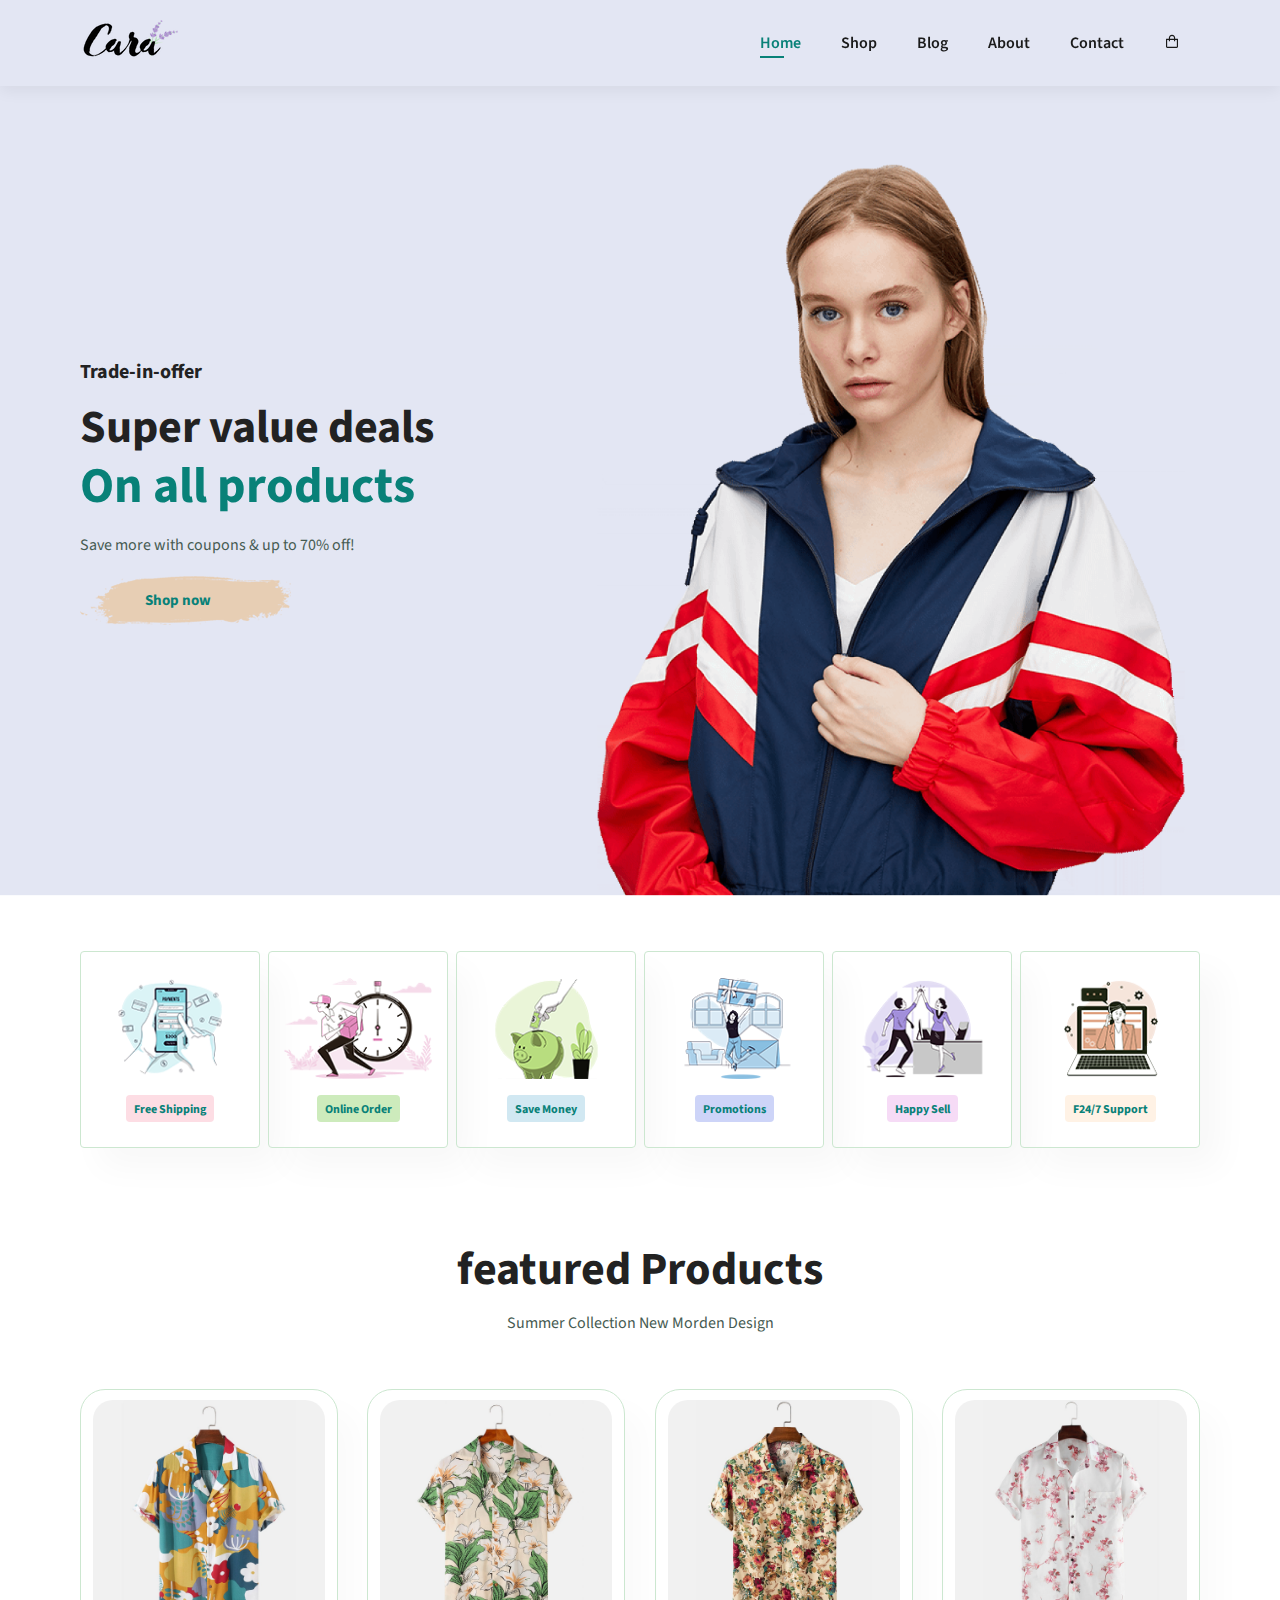
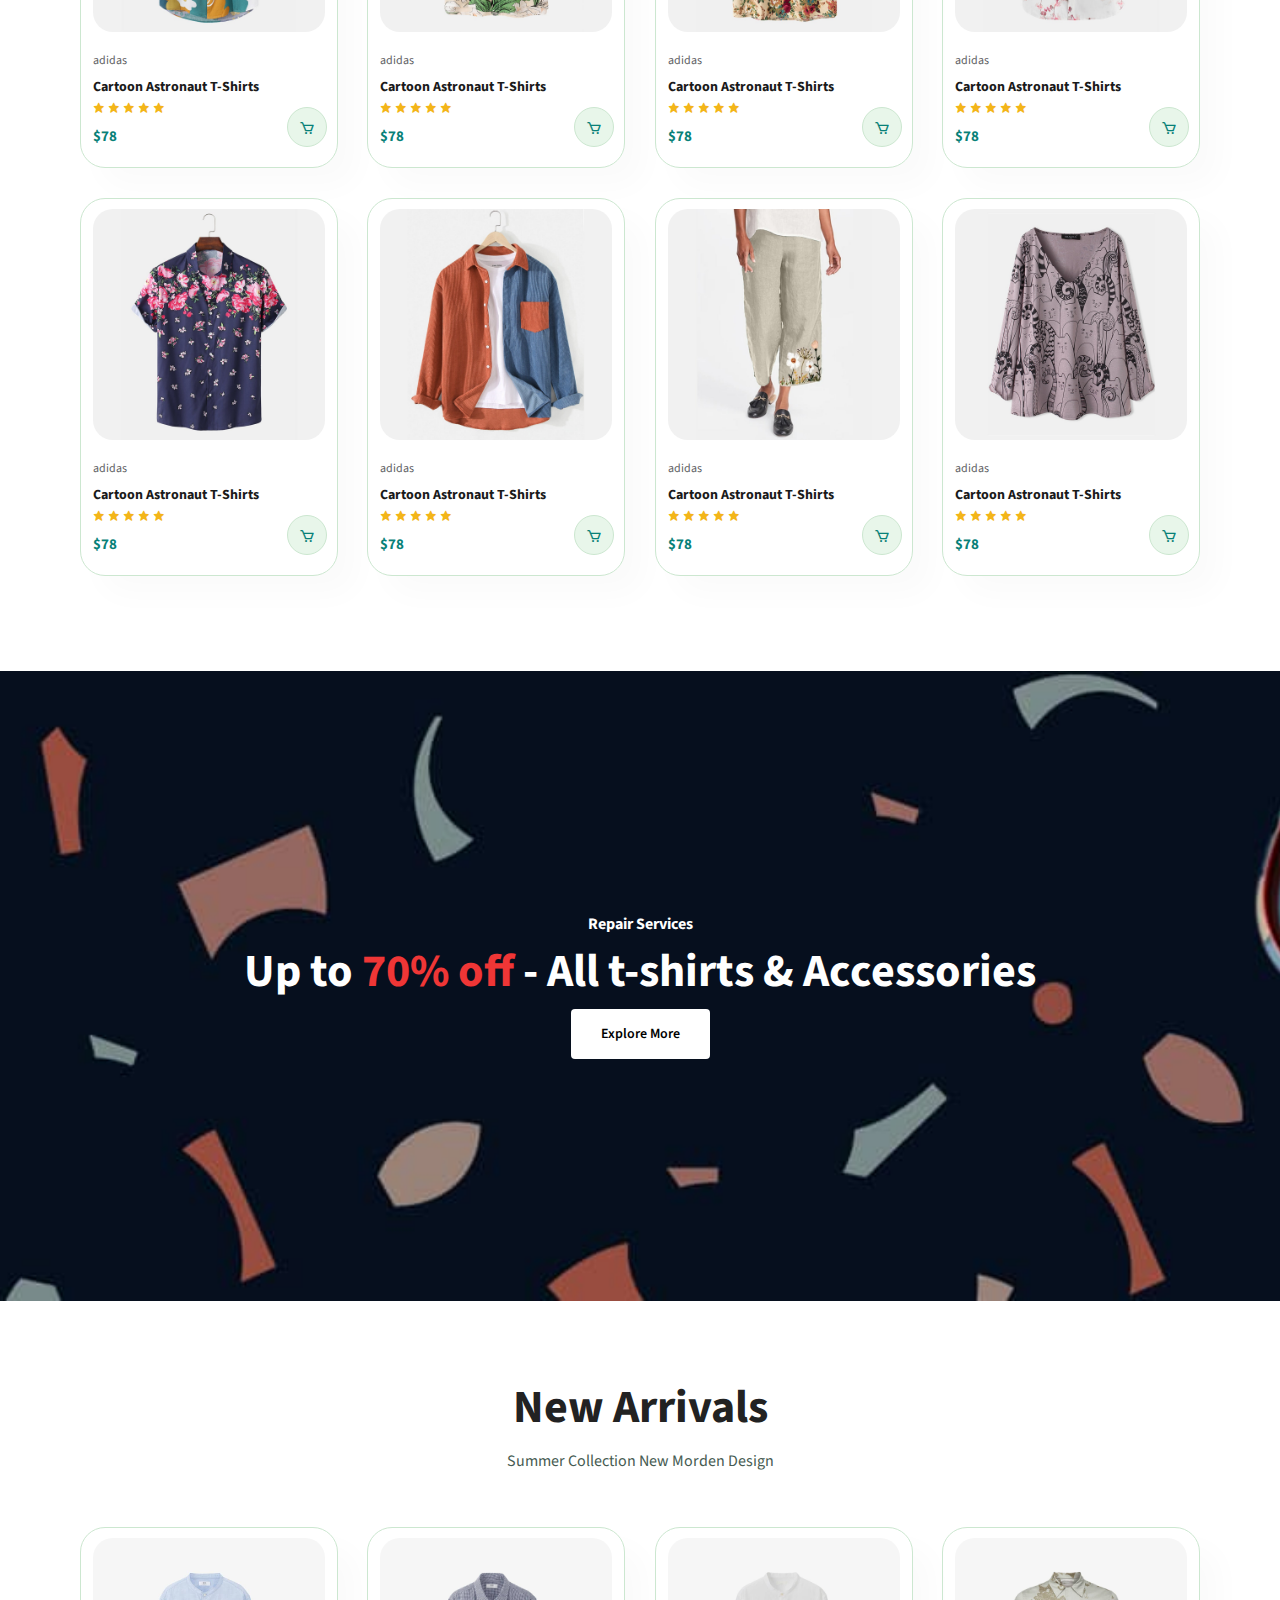
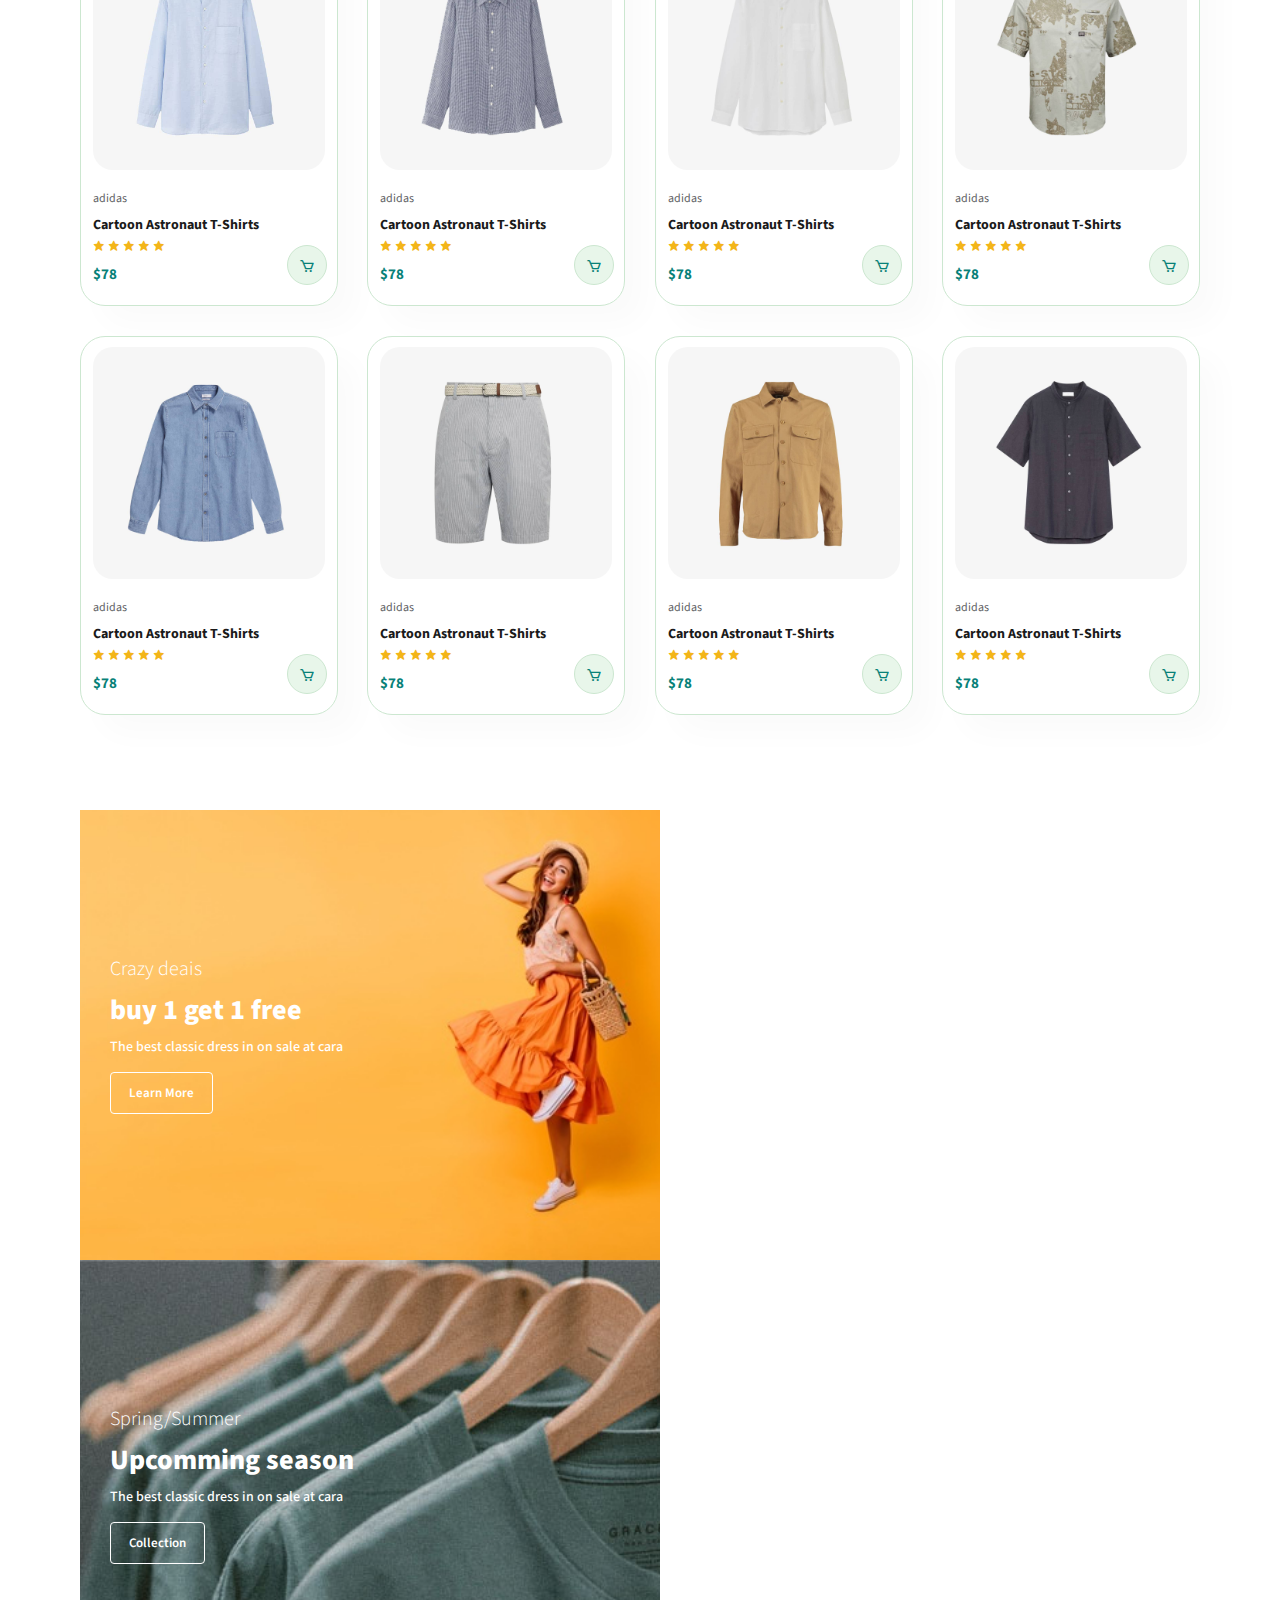
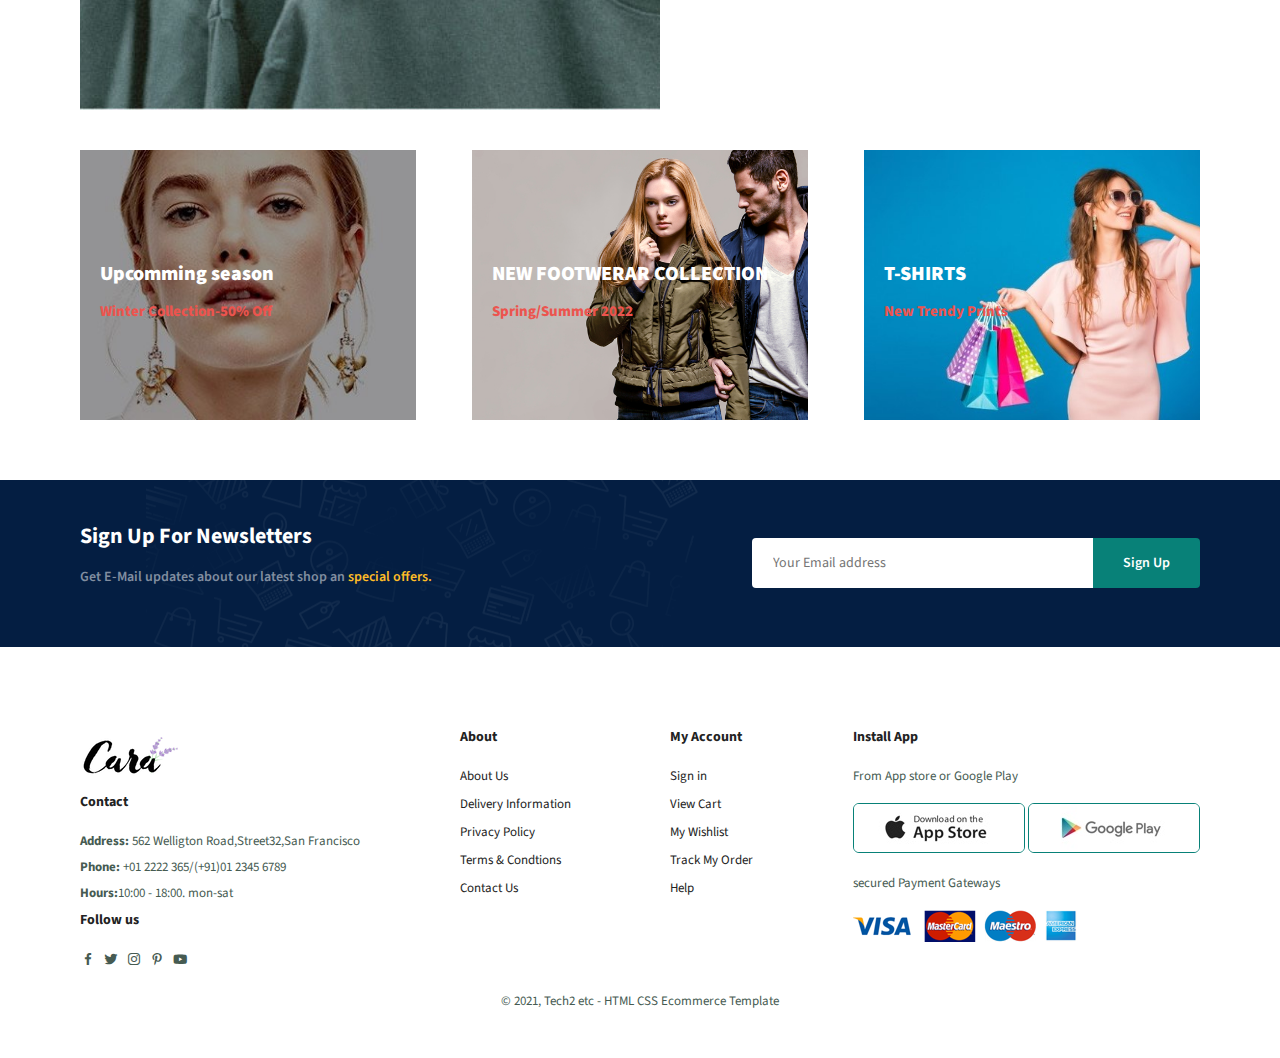
<file: index.html>
<!DOCTYPE html>
<html lang="en">
<head>
    <meta charset="UTF-8">
    <meta http-equiv="X-UA-Compatible" content="IE=edge">
    <meta name="viewport" content="width=device-width, initial-scale=1.0">
    <title>Ecommerce</title>
    <link rel="stylesheet" href="./css/style.css">
    <link rel="preconnect" href="https://fonts.googleapis.com">
    <link rel="preconnect" href="https://fonts.gstatic.com" crossorigin>
    <link href="https://fonts.googleapis.com/css2?family=Source+Sans+Pro:wght@200;300;400;600;700;900&display=swap" rel="stylesheet">
    <link href='https://unpkg.com/boxicons@2.1.2/css/boxicons.min.css' rel='stylesheet'>
</head>
<body>

    <section id="header">
        <a href="#">
            <img src="./assets/logo.png" class="logo" alt="">
        </a>
        <div>
            <ul id="navbar">
                <li><a class="active" href="index.html">Home</a></li>
                <li><a href="shop.html">Shop</a></li>
                <li><a href="blog.html">Blog</a></li>
                <li><a href="about.html">About</a></li>
                <li><a href="contact.html">Contact</a></li>
                <li id="lg-bag"><a href="card.html"><i class='bx bx-shopping-bag'></i></a></li>
                <a href="#" id="close"><i class='bx bx-x'></i></a>
            </ul>
        </div>
        <div id="mobile">
            <a href="card.html"><i class='bx bx-shopping-bag'></i></a>
            <i id="bar" class='bx bx-list-ol'></i>
        </div>
    </section>

    <section id="hero">
        <h4>Trade-in-offer</h4>
        <h2>Super value deals</h2>
        <h1>On all products</h1>
        <p>Save more with coupons & up to 70% off!</p>
        <button>Shop now</button>
    </section>

    <section id="feature" class="section-p1">
        <div class="fe-box ">
            <img src="./assets/features/f1.png" alt="">
            <h6>Free Shipping</h6>
        </div>
        <div class="fe-box ">
            <img src="./assets/features/f2.png" alt="">
            <h6>Online Order </h6>
        </div>
        <div class="fe-box ">
            <img src="./assets/features/f3.png" alt="">
            <h6>Save Money</h6>
        </div>
        <div class="fe-box ">
            <img src="./assets/features/f4.png" alt="">
            <h6>Promotions</h6>
        </div>
        <div class="fe-box ">
            <img src="./assets/features/f5.png" alt="">
            <h6>Happy Sell</h6>
        </div>
        <div class="fe-box ">
            <img src="./assets/features/f6.png" alt="">
            <h6>F24/7 Support</h6>
        </div>
    </section>

    <section id="product1" class="section-p1"> 
        <h2>
            featured Products
        </h2>
        <p>
            Summer Collection New Morden Design
        </p>
        <div class="pro-container">
            <div class="pro">
                <img src="./assets/products/f1.jpg" alt="">
                <div class="des">
                    <span>adidas</span>
                    <h5>Cartoon Astronaut T-Shirts</h5>
                    <div class="star">
                        <i class='bx bxs-star' ></i>
                        <i class='bx bxs-star' ></i>
                        <i class='bx bxs-star' ></i>
                        <i class='bx bxs-star' ></i>
                        <i class='bx bxs-star' ></i>
                    </div>
                    <h4>$78</h4>
                </div>
                <a href="#"> <i class='bx bx-cart cart' ></i></a>
            </div>
            <div class="pro">
                <img src="./assets/products/f2.jpg" alt="">
                <div class="des">
                    <span>adidas</span>
                    <h5>Cartoon Astronaut T-Shirts</h5>
                    <div class="star">
                        <i class='bx bxs-star' ></i>
                        <i class='bx bxs-star' ></i>
                        <i class='bx bxs-star' ></i>
                        <i class='bx bxs-star' ></i>
                        <i class='bx bxs-star' ></i>
                    </div>
                    <h4>$78</h4>
                </div>
                <a href="#"> <i class='bx bx-cart cart' ></i></a>
            </div>
            <div class="pro">
                <img src="./assets/products/f3.jpg" alt="">
                <div class="des">
                    <span>adidas</span>
                    <h5>Cartoon Astronaut T-Shirts</h5>
                    <div class="star">
                        <i class='bx bxs-star' ></i>
                        <i class='bx bxs-star' ></i>
                        <i class='bx bxs-star' ></i>
                        <i class='bx bxs-star' ></i>
                        <i class='bx bxs-star' ></i>
                    </div>
                    <h4>$78</h4>
                </div>
                <a href="#"> <i class='bx bx-cart cart' ></i></a>
            </div>
            <div class="pro">
                <img src="./assets/products/f4.jpg" alt="">
                <div class="des">
                    <span>adidas</span>
                    <h5>Cartoon Astronaut T-Shirts</h5>
                    <div class="star">
                        <i class='bx bxs-star' ></i>
                        <i class='bx bxs-star' ></i>
                        <i class='bx bxs-star' ></i>
                        <i class='bx bxs-star' ></i>
                        <i class='bx bxs-star' ></i>
                    </div>
                    <h4>$78</h4>
                </div>
                <a href="#"> <i class='bx bx-cart cart' ></i></a>
            </div>
            <div class="pro">
                <img src="./assets/products/f5.jpg" alt="">
                <div class="des">
                    <span>adidas</span>
                    <h5>Cartoon Astronaut T-Shirts</h5>
                    <div class="star">
                        <i class='bx bxs-star' ></i>
                        <i class='bx bxs-star' ></i>
                        <i class='bx bxs-star' ></i>
                        <i class='bx bxs-star' ></i>
                        <i class='bx bxs-star' ></i>
                    </div>
                    <h4>$78</h4>
                </div>
                <a href="#"> <i class='bx bx-cart cart' ></i></a>
            </div>
            <div class="pro">
                <img src="./assets/products/f6.jpg" alt="">
                <div class="des">
                    <span>adidas</span>
                    <h5>Cartoon Astronaut T-Shirts</h5>
                    <div class="star">
                        <i class='bx bxs-star' ></i>
                        <i class='bx bxs-star' ></i>
                        <i class='bx bxs-star' ></i>
                        <i class='bx bxs-star' ></i>
                        <i class='bx bxs-star' ></i>
                    </div>
                    <h4>$78</h4>
                </div>
                <a href="#"> <i class='bx bx-cart cart' ></i></a>
            </div>
            <div class="pro">
                <img src="./assets/products/f7.jpg" alt="">
                <div class="des">
                    <span>adidas</span>
                    <h5>Cartoon Astronaut T-Shirts</h5>
                    <div class="star">
                        <i class='bx bxs-star' ></i>
                        <i class='bx bxs-star' ></i>
                        <i class='bx bxs-star' ></i>
                        <i class='bx bxs-star' ></i>
                        <i class='bx bxs-star' ></i>
                    </div>
                    <h4>$78</h4>
                </div>
                <a href="#"> <i class='bx bx-cart cart' ></i></a>
            </div>
            <div class="pro">
                <img src="./assets/products/f8.jpg" alt="">
                <div class="des">
                    <span>adidas</span>
                    <h5>Cartoon Astronaut T-Shirts</h5>
                    <div class="star">
                        <i class='bx bxs-star' ></i>
                        <i class='bx bxs-star' ></i>
                        <i class='bx bxs-star' ></i>
                        <i class='bx bxs-star' ></i>
                        <i class='bx bxs-star' ></i>
                    </div>
                    <h4>$78</h4>
                </div>
                <a href="#"> <i class='bx bx-cart cart' ></i></a>
            </div>
        </div>
    </section>

    <section id="banner" class="section-m1">
        <h4>
            Repair Services
        </h4>
        <h2>
            Up to <span>70% off</span> - All t-shirts & Accessories
        </h2>
        <button class="normal">
            Explore More
        </button>
    </section>

    <section id="product1" class="section-p1"> 
        <h2>
            New Arrivals
        </h2>
        <p>
            Summer Collection New Morden Design
        </p>
        <div class="pro-container">
            <div class="pro">
                <img src="./assets/products/n1.jpg" alt="">
                <div class="des">
                    <span>adidas</span>
                    <h5>Cartoon Astronaut T-Shirts</h5>
                    <div class="star">
                        <i class='bx bxs-star' ></i>
                        <i class='bx bxs-star' ></i>
                        <i class='bx bxs-star' ></i>
                        <i class='bx bxs-star' ></i>
                        <i class='bx bxs-star' ></i>
                    </div>
                    <h4>$78</h4>
                </div>
                <a href="#"> <i class='bx bx-cart cart' ></i></a>
            </div>
            <div class="pro">
                <img src="./assets/products/n2.jpg" alt="">
                <div class="des">
                    <span>adidas</span>
                    <h5>Cartoon Astronaut T-Shirts</h5>
                    <div class="star">
                        <i class='bx bxs-star' ></i>
                        <i class='bx bxs-star' ></i>
                        <i class='bx bxs-star' ></i>
                        <i class='bx bxs-star' ></i>
                        <i class='bx bxs-star' ></i>
                    </div>
                    <h4>$78</h4>
                </div>
                <a href="#"> <i class='bx bx-cart cart' ></i></a>
            </div>
            <div class="pro">
                <img src="./assets/products/n3.jpg" alt="">
                <div class="des">
                    <span>adidas</span>
                    <h5>Cartoon Astronaut T-Shirts</h5>
                    <div class="star">
                        <i class='bx bxs-star' ></i>
                        <i class='bx bxs-star' ></i>
                        <i class='bx bxs-star' ></i>
                        <i class='bx bxs-star' ></i>
                        <i class='bx bxs-star' ></i>
                    </div>
                    <h4>$78</h4>
                </div>
                <a href="#"> <i class='bx bx-cart cart' ></i></a>
            </div>
            <div class="pro">
                <img src="./assets/products/n4.jpg" alt="">
                <div class="des">
                    <span>adidas</span>
                    <h5>Cartoon Astronaut T-Shirts</h5>
                    <div class="star">
                        <i class='bx bxs-star' ></i>
                        <i class='bx bxs-star' ></i>
                        <i class='bx bxs-star' ></i>
                        <i class='bx bxs-star' ></i>
                        <i class='bx bxs-star' ></i>
                    </div>
                    <h4>$78</h4>
                </div>
                <a href="#"> <i class='bx bx-cart cart' ></i></a>
            </div>
            <div class="pro">
                <img src="./assets/products/n5.jpg" alt="">
                <div class="des">
                    <span>adidas</span>
                    <h5>Cartoon Astronaut T-Shirts</h5>
                    <div class="star">
                        <i class='bx bxs-star' ></i>
                        <i class='bx bxs-star' ></i>
                        <i class='bx bxs-star' ></i>
                        <i class='bx bxs-star' ></i>
                        <i class='bx bxs-star' ></i>
                    </div>
                    <h4>$78</h4>
                </div>
                <a href="#"> <i class='bx bx-cart cart' ></i></a>
            </div>
            <div class="pro">
                <img src="./assets/products/n6.jpg" alt="">
                <div class="des">
                    <span>adidas</span>
                    <h5>Cartoon Astronaut T-Shirts</h5>
                    <div class="star">
                        <i class='bx bxs-star' ></i>
                        <i class='bx bxs-star' ></i>
                        <i class='bx bxs-star' ></i>
                        <i class='bx bxs-star' ></i>
                        <i class='bx bxs-star' ></i>
                    </div>
                    <h4>$78</h4>
                </div>
                <a href="#"> <i class='bx bx-cart cart' ></i></a>
            </div>
            <div class="pro">
                <img src="./assets/products/n7.jpg" alt="">
                <div class="des">
                    <span>adidas</span>
                    <h5>Cartoon Astronaut T-Shirts</h5>
                    <div class="star">
                        <i class='bx bxs-star' ></i>
                        <i class='bx bxs-star' ></i>
                        <i class='bx bxs-star' ></i>
                        <i class='bx bxs-star' ></i>
                        <i class='bx bxs-star' ></i>
                    </div>
                    <h4>$78</h4>
                </div>
                <a href="#"> <i class='bx bx-cart cart' ></i></a>
            </div>
            <div class="pro">
                <img src="./assets/products/n8.jpg" alt="">
                <div class="des">
                    <span>adidas</span>
                    <h5>Cartoon Astronaut T-Shirts</h5>
                    <div class="star">
                        <i class='bx bxs-star' ></i>
                        <i class='bx bxs-star' ></i>
                        <i class='bx bxs-star' ></i>
                        <i class='bx bxs-star' ></i>
                        <i class='bx bxs-star' ></i>
                    </div>
                    <h4>$78</h4>
                </div>
                <a href="#"> <i class='bx bx-cart cart' ></i></a>
            </div>
        </div>
    </section>

    <section id="sm-banner" class="section-p1">
        <div class="banner-box">
            <h4>
                Crazy deais
            </h4>
            <h2>
                buy 1 get 1 free 
            </h2>
            <span>
                The best classic dress in on sale at cara
            </span>
            <button class="white">
                Learn More
            </button>
        </div>
        <div class="banner-box banner-box2">
            <h4>
                Spring/Summer
            </h4>
            <h2>
                Upcomming season  
            </h2>
            <span>
                The best classic dress in on sale at cara
            </span>
            <button class="white">
                Collection
            </button>
        </div>
    </section>

    <section id="banner3">
        <div class="banner-box">
            <h2>
                Upcomming season  
            </h2>
            <h3>
                Winter Collection-50% Off
            </h3>
        </div>
        <div class="banner-box banner-box2">
            <h2>
                NEW FOOTWERAR COLLECTION  
            </h2>
            <h3>
                Spring/Summer 2022
            </h3>
        </div>
        <div class="banner-box banner-box3">
            <h2>
                T-SHIRTS 
            </h2>
            <h3>
                New Trendy Prints
            </h3>
        </div>
    </section>

    <section id="newsletter" class="section-p1 section-m1">
        <div class="newstext">
            <h4>
                Sign Up For Newsletters
            </h4>
            <p>
                Get E-Mail updates about our latest shop an <span>special offers.</span>
            </p>
        </div>
        <div class="form">
            <input type="text" placeholder="Your Email address">
            <button class="normal">Sign Up</button>
        </div>
    </section>

    <footer class="section-p1">
        <div class="col">
            <img class="logo" src="./assets/logo.png" alt="">
            <h4>Contact</h4>
            <p><strong>Address:</strong> 562 Welligton Road,Street32,San Francisco</p>
            <p><strong>Phone:</strong> +01 2222 365/(+91)01 2345 6789</p>
            <p><strong>Hours:</strong>10:00 - 18:00. mon-sat</p>
            <div class="follow">
               <h4> Follow us</h4>
               <div class="icon">
                <i class='bx bxl-facebook'></i>
                <i class='bx bxl-twitter'></i>
                <i class='bx bxl-instagram' ></i>
                <i class='bx bxl-pinterest-alt' ></i>
                <i class='bx bxl-youtube' ></i>
               </div>
            </div>
        </div>

        <div class="col">
            <h4>
                About 
            </h4>
            <a href="#">About Us</a>
            <a href="#">Delivery Information</a>
            <a href="#">Privacy Policy</a>
            <a href="#">Terms & Condtions</a>
            <a href="#">Contact Us</a>
        </div>

        <div class="col">
            <h4>
                My Account
            </h4>
            <a href="#">Sign in</a>
            <a href="#">View Cart</a>
            <a href="#">My Wishlist</a>
            <a href="#">Track My Order</a>
            <a href="#">Help</a>
        </div>

        <div class="col">
                <h4>
                    Install App
                </h4>
                <p>
                    From App store or Google Play
                </p>
                <div class="row">
                    <img src="./assets/pay/app.jpg" alt="">
                    <img src="./assets/pay/play.jpg" alt="">
                </div>
                <p>
                    secured Payment Gateways
                </p>
                <img src="./assets/pay/pay.png" alt="">
        </div>
        <div class="copyright">
                <p>
                    &copy; 2021, Tech2 etc - HTML CSS Ecommerce Template
                </p>
        </div>
    </footer>

    <script src="js/script.js"></script>
</body>
</html>
</file>
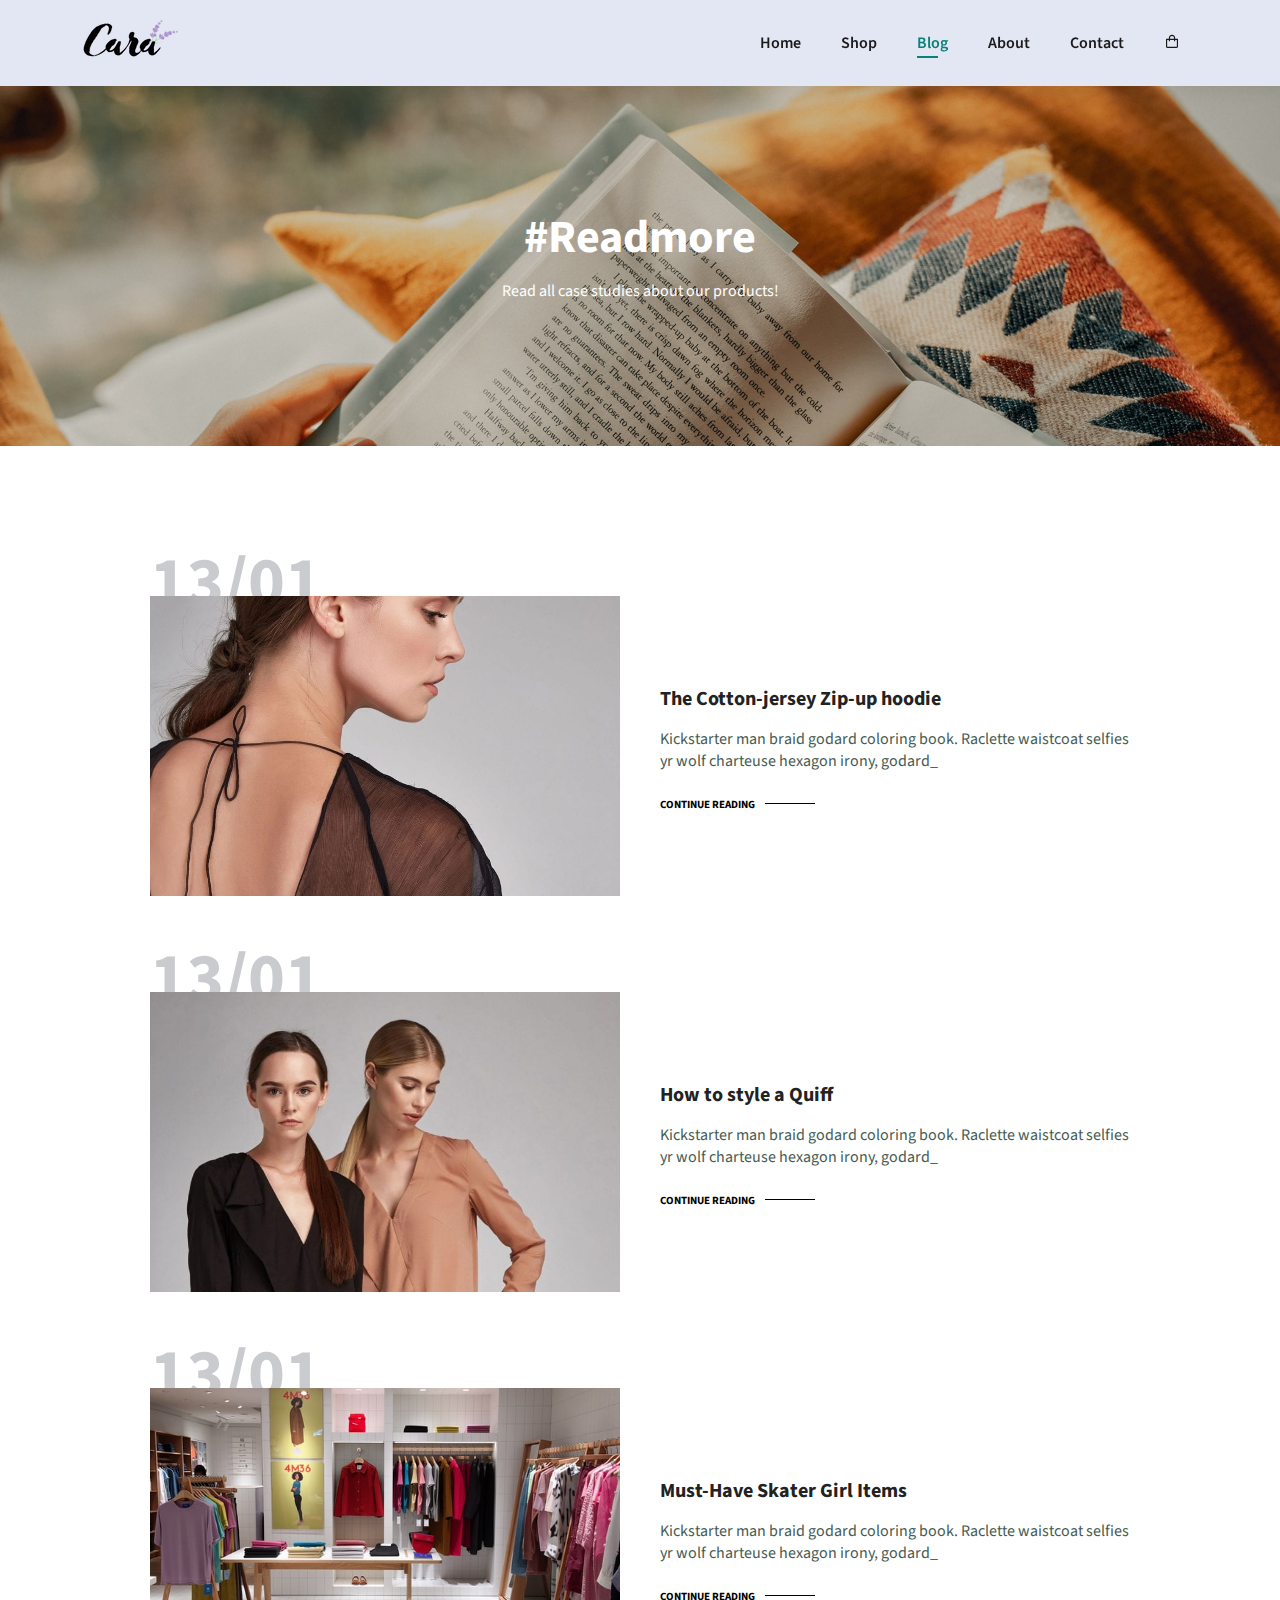
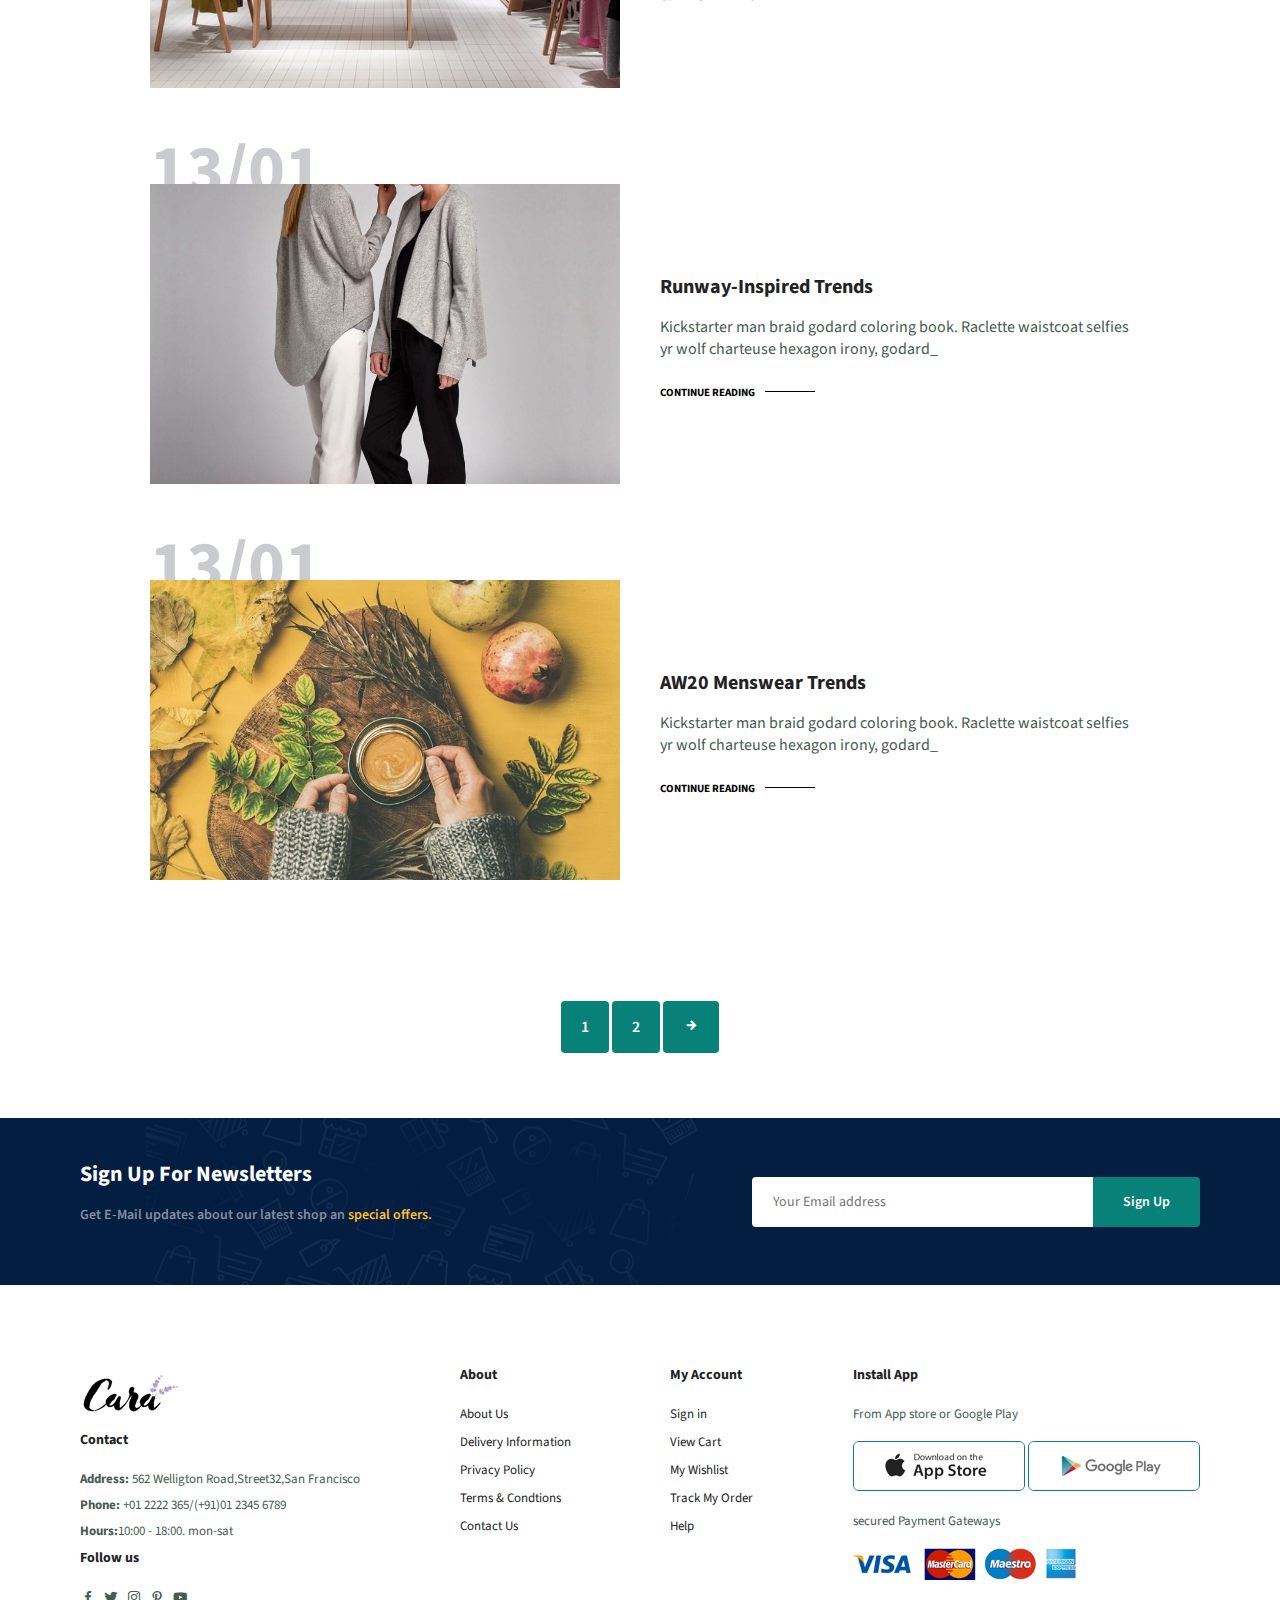
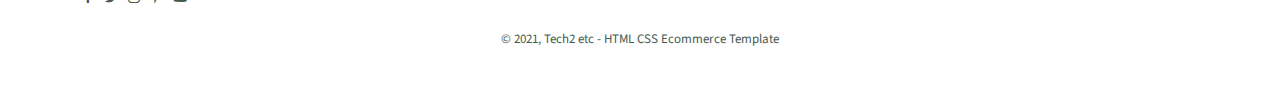
<file: blog.html>
<!DOCTYPE html>
<html lang="en">
<head>
    <meta charset="UTF-8">
    <meta http-equiv="X-UA-Compatible" content="IE=edge">
    <meta name="viewport" content="width=device-width, initial-scale=1.0">
    <title>Ecommerce</title>
    <link rel="stylesheet" href="./css/style.css">
    <link rel="preconnect" href="https://fonts.googleapis.com">
    <link rel="preconnect" href="https://fonts.gstatic.com" crossorigin>
    <link href="https://fonts.googleapis.com/css2?family=Source+Sans+Pro:wght@200;300;400;600;700;900&display=swap" rel="stylesheet">
    <link href='https://unpkg.com/boxicons@2.1.2/css/boxicons.min.css' rel='stylesheet'>
</head>
<body>

    <section id="header">
        <a href="#">
            <img src="./assets/logo.png" class="logo" alt="">
        </a>
        <div>
            <ul id="navbar">
                <li><a href="index.html">Home</a></li>
                <li><a href="shop.html">Shop</a></li>
                <li><a class="active"  href="blog.html">Blog</a></li>
                <li><a href="about.html">About</a></li>
                <li><a href="contact.html">Contact</a></li>
                <li id="lg-bag"><a href="card.html"><i class='bx bx-shopping-bag'></i></a></li>
                <a href="#" id="close"><i class='bx bx-x'></i></a>
            </ul>
        </div>
        <div id="mobile">
            <a href="card.html"><i class='bx bx-shopping-bag'></i></a>
            <i id="bar" class='bx bx-list-ol'></i>
        </div>
    </section>

    <section id="page-header" class="blog-header">
        <h2>#Readmore</h2>
        <p>Read all case studies about our products!</p>
    </section>

    <section id="blog">
        <div class="blog-box">
            <div class="blog-img">
                <img src="./assets/blog/b1.jpg" alt="">
            </div>
            <div class="blog-details">
                <h4>
                    The Cotton-jersey Zip-up hoodie
                </h4>
                <p>
                    Kickstarter man braid godard coloring book. Raclette waistcoat selfies
                    yr wolf charteuse hexagon irony, godard_ 
                </p>
                <a href="#"> CONTINUE READING</a>
                <h1>13/01</h1>
            </div>
        </div>
        <div class="blog-box">
            <div class="blog-img">
                <img src="./assets/blog/b2.jpg" alt="">
            </div>
            <div class="blog-details">
                <h4>
                   How to style a Quiff
                </h4>
                <p>
                    Kickstarter man braid godard coloring book. Raclette waistcoat selfies
                    yr wolf charteuse hexagon irony, godard_ 
                </p>
                <a href="#"> CONTINUE READING</a>
                <h1>13/01</h1>
            </div>
        </div>
        <div class="blog-box">
            <div class="blog-img">
                <img src="./assets/blog/b3.jpg" alt="">
            </div>
            <div class="blog-details">
                <h4>
                    Must-Have Skater Girl Items
                </h4>
                <p>
                    Kickstarter man braid godard coloring book. Raclette waistcoat selfies
                    yr wolf charteuse hexagon irony, godard_ 
                </p>
                <a href="#"> CONTINUE READING</a>
                <h1>13/01</h1>
            </div>
        </div>
        <div class="blog-box">
            <div class="blog-img">
                <img src="./assets/blog/b4.jpg" alt="">
            </div>
            <div class="blog-details">
                <h4>
                    Runway-Inspired Trends
                </h4>
                <p>
                    Kickstarter man braid godard coloring book. Raclette waistcoat selfies
                    yr wolf charteuse hexagon irony, godard_ 
                </p>
                <a href="#"> CONTINUE READING</a>
                <h1>13/01</h1>
            </div>
        </div>
        <div class="blog-box">
            <div class="blog-img">
                <img src="./assets/blog/b6.jpg" alt="">
            </div>
            <div class="blog-details">
                <h4>
                   AW20 Menswear Trends
                </h4>
                <p>
                    Kickstarter man braid godard coloring book. Raclette waistcoat selfies
                    yr wolf charteuse hexagon irony, godard_ 
                </p>
                <a href="#"> CONTINUE READING</a>
                <h1>13/01</h1>
            </div>
        </div>
    </section>

    <section id="pagination" class="section-p1">
        <a href="#">1</a>
        <a href="#">2</a>
        <a href="#"><i class='bx bx-right-arrow-alt'></i></a>
    </section>

    <section id="newsletter" class="section-p1 section-m1">
        <div class="newstext">
            <h4>
                Sign Up For Newsletters
            </h4>
            <p>
                Get E-Mail updates about our latest shop an <span>special offers.</span>
            </p>
        </div>
        <div class="form">
            <input type="text" placeholder="Your Email address">
            <button class="normal">Sign Up</button>
        </div>
    </section>

    <footer class="section-p1">
        <div class="col">
            <img class="logo" src="./assets/logo.png" alt="">
            <h4>Contact</h4>
            <p><strong>Address:</strong> 562 Welligton Road,Street32,San Francisco</p>
            <p><strong>Phone:</strong> +01 2222 365/(+91)01 2345 6789</p>
            <p><strong>Hours:</strong>10:00 - 18:00. mon-sat</p>
            <div class="follow">
               <h4> Follow us</h4>
               <div class="icon">
                <i class='bx bxl-facebook'></i>
                <i class='bx bxl-twitter'></i>
                <i class='bx bxl-instagram' ></i>
                <i class='bx bxl-pinterest-alt' ></i>
                <i class='bx bxl-youtube' ></i>
               </div>
            </div>
        </div>

        <div class="col">
            <h4>
                About 
            </h4>
            <a href="#">About Us</a>
            <a href="#">Delivery Information</a>
            <a href="#">Privacy Policy</a>
            <a href="#">Terms & Condtions</a>
            <a href="#">Contact Us</a>
        </div>

        <div class="col">
            <h4>
                My Account
            </h4>
            <a href="#">Sign in</a>
            <a href="#">View Cart</a>
            <a href="#">My Wishlist</a>
            <a href="#">Track My Order</a>
            <a href="#">Help</a>
        </div>

        <div class="col">
                <h4>
                    Install App
                </h4>
                <p>
                    From App store or Google Play
                </p>
                <div class="row">
                    <img src="./assets/pay/app.jpg" alt="">
                    <img src="./assets/pay/play.jpg" alt="">
                </div>
                <p>
                    secured Payment Gateways
                </p>
                <img src="./assets/pay/pay.png" alt="">
        </div>
        <div class="copyright">
                <p>
                    &copy; 2021, Tech2 etc - HTML CSS Ecommerce Template
                </p>
        </div>
    </footer>

    <script src="js/script.js"></script>
</body>
</html>
</file>
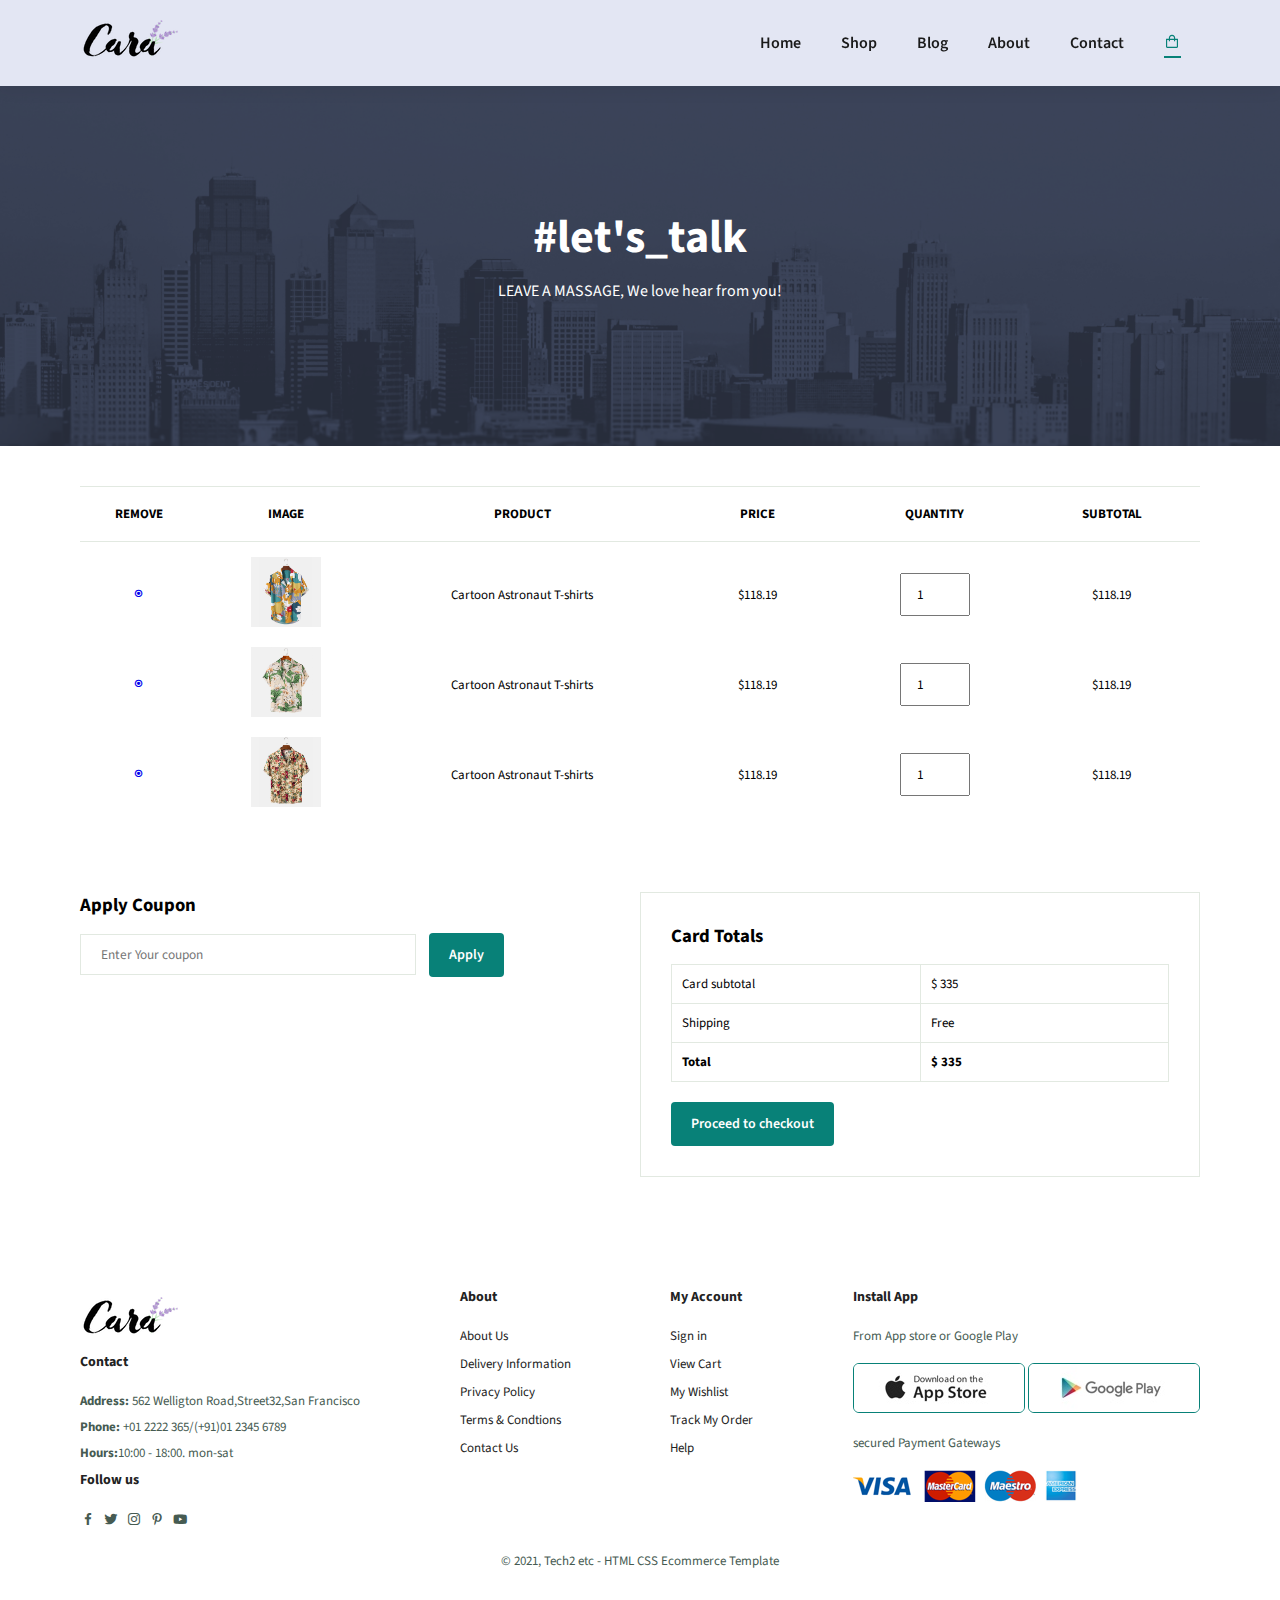
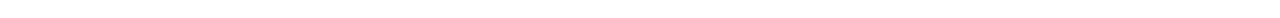
<file: card.html>
<!DOCTYPE html>
<html lang="en">
<head>
    <meta charset="UTF-8">
    <meta http-equiv="X-UA-Compatible" content="IE=edge">
    <meta name="viewport" content="width=device-width, initial-scale=1.0">
    <title>Ecommerce</title>
    <link rel="stylesheet" href="./css/style.css">
    <link rel="preconnect" href="https://fonts.googleapis.com">
    <link rel="preconnect" href="https://fonts.gstatic.com" crossorigin>
    <link href="https://fonts.googleapis.com/css2?family=Source+Sans+Pro:wght@200;300;400;600;700;900&display=swap" rel="stylesheet">
    <link href='https://unpkg.com/boxicons@2.1.2/css/boxicons.min.css' rel='stylesheet'>
</head>
<body>

    <section id="header">
        <a href="#">
            <img src="./assets/logo.png" class="logo" alt="">
        </a>
        <div>
            <ul id="navbar">
                <li><a href="index.html">Home</a></li>
                <li><a href="shop.html">Shop</a></li>
                <li><a href="blog.html">Blog</a></li>
                <li><a href="about.html">About</a></li>
                <li><a href="contact.html">Contact</a></li>
                <li id="lg-bag"><a class="active" href="card.html"><i class='bx bx-shopping-bag'></i></a></li>
                <a href="#" id="close"><i class='bx bx-x'></i></a>
            </ul>
        </div>
        <div id="mobile">
            <a href="card.html"><i class='bx bx-shopping-bag'></i></a>
            <i id="bar" class='bx bx-list-ol'></i>
        </div>
    </section>

    <section id="page-header" class="about-header">
        <h2>#let's_talk</h2>
        <p>LEAVE A MASSAGE, We love hear from you!</p>
    </section>

    <section id="card" class="section-p1">
        <table width="100%">
            <thead>
                <tr>
                    <td>Remove</td>
                    <td>Image</td>
                    <td>product</td>
                    <td>Price</td>
                    <td>Quantity</td>
                    <td>Subtotal</td>
                </tr>
            </thead>
            <tbody>
                <tr>
                    <td><a href="#"> <i class='bx bx-radio-circle-marked'></i></a></td>
                    <td><img src="./assets/products/f1.jpg" alt=""></td>
                    <td>Cartoon Astronaut T-shirts</td>
                    <td>$118.19</td>
                    <td><input type="number" value="1"></td>
                    <td>$118.19</td>
                </tr>
                <tr>
                    <td><a href="#"> <i class='bx bx-radio-circle-marked'></i></a></td>
                    <td><img src="./assets/products/f2.jpg" alt=""></td>
                    <td>Cartoon Astronaut T-shirts</td>
                    <td>$118.19</td>
                    <td><input type="number" value="1"></td>
                    <td>$118.19</td>
                </tr>
                <tr>
                    <td><a href="#"> <i class='bx bx-radio-circle-marked'></i></a></td>
                    <td><img src="./assets/products/f3.jpg" alt=""></td>
                    <td>Cartoon Astronaut T-shirts</td>
                    <td>$118.19</td>
                    <td><input type="number" value="1"></td>
                    <td>$118.19</td>
                </tr>
            </tbody>
        </table>
    </section>

    <section id="card-add" class="section-p1">
        <div id="coupon">
            <h3>Apply Coupon</h3>
            <div>
                <input type="text" placeholder="Enter Your coupon">
                <button class="normal">Apply</button>
            </div>
        </div>
        <div id="subtotal">
            <h3>Card Totals</h3>
            <table>
                <tr>
                    <td>Card subtotal</td>
                    <td>$ 335</td>
                </tr>
                <tr>
                    <td>Shipping</td>
                    <td>Free</td>
                </tr>
                <tr>
                    <td><strong>Total</strong></td>
                    <td><strong>$ 335</strong></td>
                </tr>
            </table>
            <button class="normal">Proceed to checkout</button>
        </div>
    </section>

    <footer class="section-p1">
        <div class="col">
            <img class="logo" src="./assets/logo.png" alt="">
            <h4>Contact</h4>
            <p><strong>Address:</strong> 562 Welligton Road,Street32,San Francisco</p>
            <p><strong>Phone:</strong> +01 2222 365/(+91)01 2345 6789</p>
            <p><strong>Hours:</strong>10:00 - 18:00. mon-sat</p>
            <div class="follow">
               <h4> Follow us</h4>
               <div class="icon">
                <i class='bx bxl-facebook'></i>
                <i class='bx bxl-twitter'></i>
                <i class='bx bxl-instagram' ></i>
                <i class='bx bxl-pinterest-alt' ></i>
                <i class='bx bxl-youtube' ></i>
               </div>
            </div>
        </div>

        <div class="col">
            <h4>
                About 
            </h4>
            <a href="#">About Us</a>
            <a href="#">Delivery Information</a>
            <a href="#">Privacy Policy</a>
            <a href="#">Terms & Condtions</a>
            <a href="#">Contact Us</a>
        </div>

        <div class="col">
            <h4>
                My Account
            </h4>
            <a href="#">Sign in</a>
            <a href="#">View Cart</a>
            <a href="#">My Wishlist</a>
            <a href="#">Track My Order</a>
            <a href="#">Help</a>
        </div>

        <div class="col">
                <h4>
                    Install App
                </h4>
                <p>
                    From App store or Google Play
                </p>
                <div class="row">
                    <img src="./assets/pay/app.jpg" alt="">
                    <img src="./assets/pay/play.jpg" alt="">
                </div>
                <p>
                    secured Payment Gateways
                </p>
                <img src="./assets/pay/pay.png" alt="">
        </div>
        <div class="copyright">
                <p>
                    &copy; 2021, Tech2 etc - HTML CSS Ecommerce Template
                </p>
        </div>
    </footer>

    <script src="js/script.js"></script>
</body>
</html>
</file>
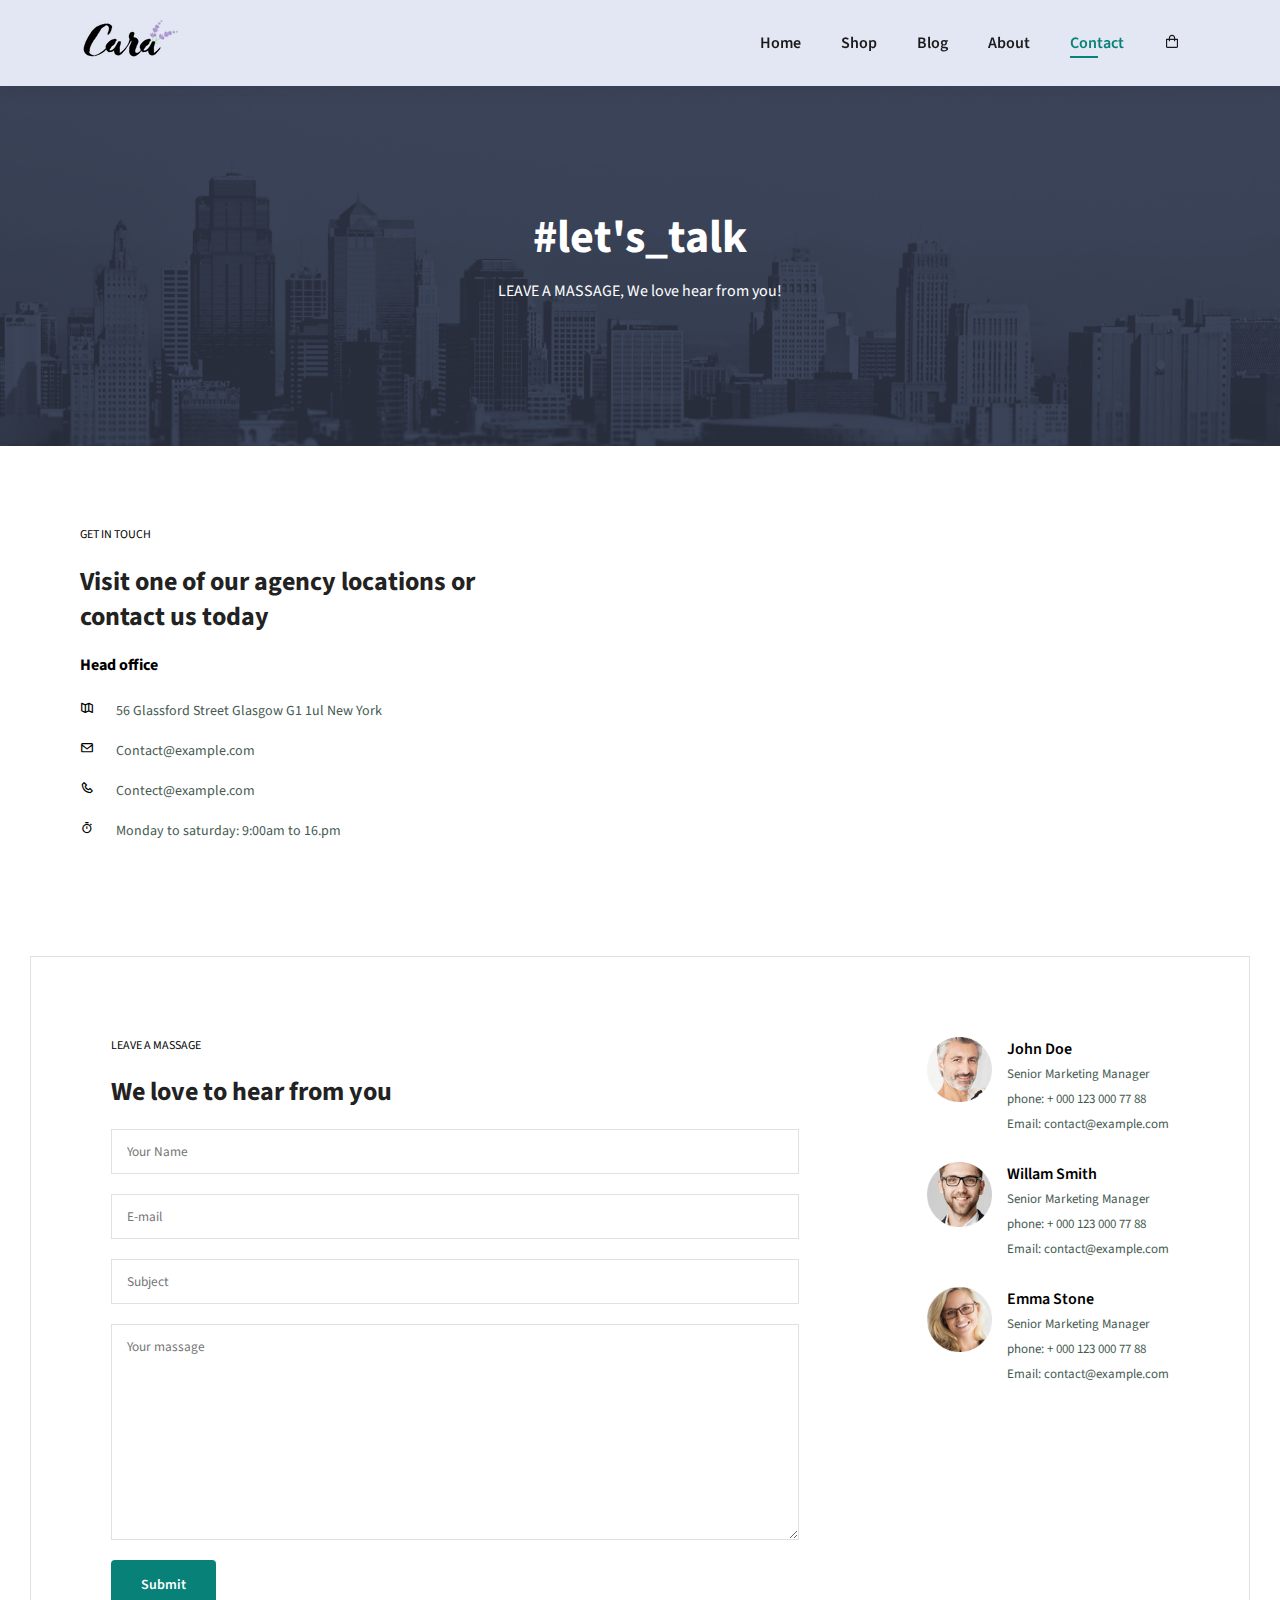
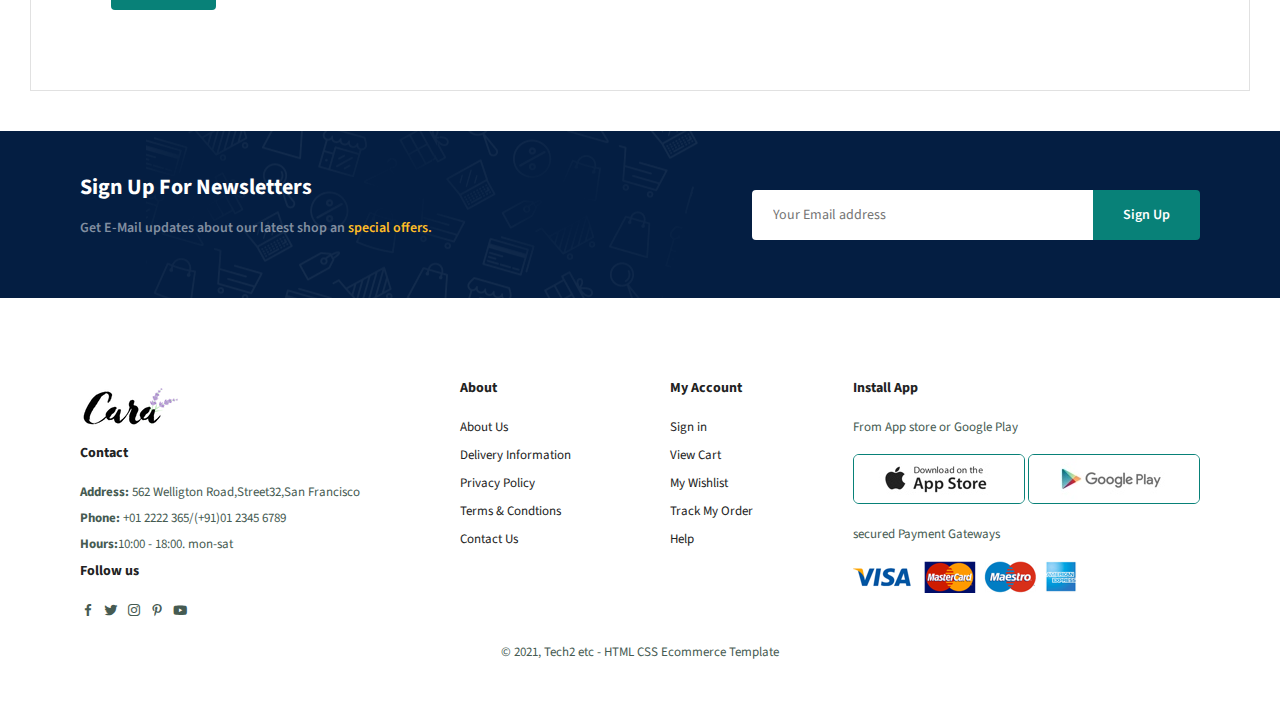
<file: contact.html>
<!DOCTYPE html>
<html lang="en">
<head>
    <meta charset="UTF-8">
    <meta http-equiv="X-UA-Compatible" content="IE=edge">
    <meta name="viewport" content="width=device-width, initial-scale=1.0">
    <title>Ecommerce</title>
    <link rel="stylesheet" href="./css/style.css">
    <link rel="preconnect" href="https://fonts.googleapis.com">
    <link rel="preconnect" href="https://fonts.gstatic.com" crossorigin>
    <link href="https://fonts.googleapis.com/css2?family=Source+Sans+Pro:wght@200;300;400;600;700;900&display=swap" rel="stylesheet">
    <link href='https://unpkg.com/boxicons@2.1.2/css/boxicons.min.css' rel='stylesheet'>
</head>
<body>

    <section id="header">
        <a href="#">
            <img src="./assets/logo.png" class="logo" alt="">
        </a>
        <div>
            <ul id="navbar">
                <li><a href="index.html">Home</a></li>
                <li><a href="shop.html">Shop</a></li>
                <li><a href="blog.html">Blog</a></li>
                <li><a href="about.html">About</a></li>
                <li><a class="active" href="contact.html">Contact</a></li>
                <li id="lg-bag"><a href="card.html"><i class='bx bx-shopping-bag'></i></a></li>
                <a href="#" id="close"><i class='bx bx-x'></i></a>
            </ul>
        </div>
        <div id="mobile">
            <a href="card.html"><i class='bx bx-shopping-bag'></i></a>
            <i id="bar" class='bx bx-list-ol'></i>
        </div>
    </section>

    <section id="page-header" class="about-header">
        <h2>#let's_talk</h2>
        <p>LEAVE A MASSAGE, We love hear from you!</p>
    </section>

    <section id="contact-details" class="section-p1">
        <div class="details">
            <span>GET IN TOUCH</span>
            <h2>Visit one of our agency locations or contact us today</h2>
            <h3>Head office</h3>
            <div>
                <li>
                    <i class='bx bx-map-alt'></i>
                    <p>56 Glassford Street Glasgow G1 1ul New York</p>
                </li>
                <li>
                    <i class='bx bx-envelope'></i>
                    <p>Contact@example.com</p>
                </li>
                <li>
                    <i class='bx bx-phone'></i>
                    <p>Contect@example.com</p>
                </li>
                <li>
                    <i class='bx bx-stopwatch'></i>
                    <p>Monday to saturday: 9:00am to 16.pm</p>
                </li>
            </div>
        </div>  
        <div class="map">
            <iframe src="https://www.google.com/maps/embed?pb=!1m18!1m12!1m3!1d58993.45332135156!2d73.48420065690618!3d22.
            463220691111456!2m3!1f0!2f0!3f0!3m2!1i1024!2i768!4f13.1!3m3!1m2!1s0x39607efcf332dc6b%3A0x255db73d076afad!2sPavagadh%20Hills!
            5e0!3m2!1sen!2sin!4v1661579347569!5m2!1sen!2sin" width="600" height="450" style="border:0;" allowfullscreen="" loading="lazy"
            referrerpolicy="no-referrer-when-downgrade"></iframe>
        </div>
    </section>

    <section id="form-details">
        <form action="">
            <span>LEAVE A MASSAGE</span>
            <h2>We love to hear from you</h2>
            <input type="text" placeholder="Your Name">
            <input type="text" placeholder="E-mail">
            <input type="text" placeholder="Subject">
            <textarea name="" id="" cols="30" rows="10" placeholder="Your massage"></textarea>
            <button class="normal">Submit</button>
        </form>
        <div class="people">
            <div>
                <img src="./assets/people/1.png" alt="">
                <p><span>John Doe</span>Senior Marketing Manager <br>phone: + 000 123 000 77 88 <br>Email: contact@example.com</p>
            </div>
            <div>
                <img src="./assets/people/2.png" alt="">
                <p><span>Willam Smith</span>Senior Marketing Manager <br>phone: + 000 123 000 77 88 <br>Email: contact@example.com</p>
            </div>
            <div>
                <img src="./assets/people/3.png" alt="">
                <p><span>Emma Stone</span>Senior Marketing Manager <br>phone: + 000 123 000 77 88 <br>Email: contact@example.com</p>
            </div>
        </div>
    </section>

    <section id="newsletter" class="section-p1 section-m1">
        <div class="newstext">
            <h4>
                Sign Up For Newsletters
            </h4>
            <p>
                Get E-Mail updates about our latest shop an <span>special offers.</span>
            </p>
        </div>
        <div class="form">
            <input type="text" placeholder="Your Email address">
            <button class="normal">Sign Up</button>
        </div>
    </section>

    <footer class="section-p1">
        <div class="col">
            <img class="logo" src="./assets/logo.png" alt="">
            <h4>Contact</h4>
            <p><strong>Address:</strong> 562 Welligton Road,Street32,San Francisco</p>
            <p><strong>Phone:</strong> +01 2222 365/(+91)01 2345 6789</p>
            <p><strong>Hours:</strong>10:00 - 18:00. mon-sat</p>
            <div class="follow">
               <h4> Follow us</h4>
               <div class="icon">
                <i class='bx bxl-facebook'></i>
                <i class='bx bxl-twitter'></i>
                <i class='bx bxl-instagram' ></i>
                <i class='bx bxl-pinterest-alt' ></i>
                <i class='bx bxl-youtube' ></i>
               </div>
            </div>
        </div>

        <div class="col">
            <h4>
                About 
            </h4>
            <a href="#">About Us</a>
            <a href="#">Delivery Information</a>
            <a href="#">Privacy Policy</a>
            <a href="#">Terms & Condtions</a>
            <a href="#">Contact Us</a>
        </div>

        <div class="col">
            <h4>
                My Account
            </h4>
            <a href="#">Sign in</a>
            <a href="#">View Cart</a>
            <a href="#">My Wishlist</a>
            <a href="#">Track My Order</a>
            <a href="#">Help</a>
        </div>

        <div class="col">
                <h4>
                    Install App
                </h4>
                <p>
                    From App store or Google Play
                </p>
                <div class="row">
                    <img src="./assets/pay/app.jpg" alt="">
                    <img src="./assets/pay/play.jpg" alt="">
                </div>
                <p>
                    secured Payment Gateways
                </p>
                <img src="./assets/pay/pay.png" alt="">
        </div>
        <div class="copyright">
                <p>
                    &copy; 2021, Tech2 etc - HTML CSS Ecommerce Template
                </p>
        </div>
    </footer>

    <script src="js/script.js"></script>
</body>
</html>
</file>
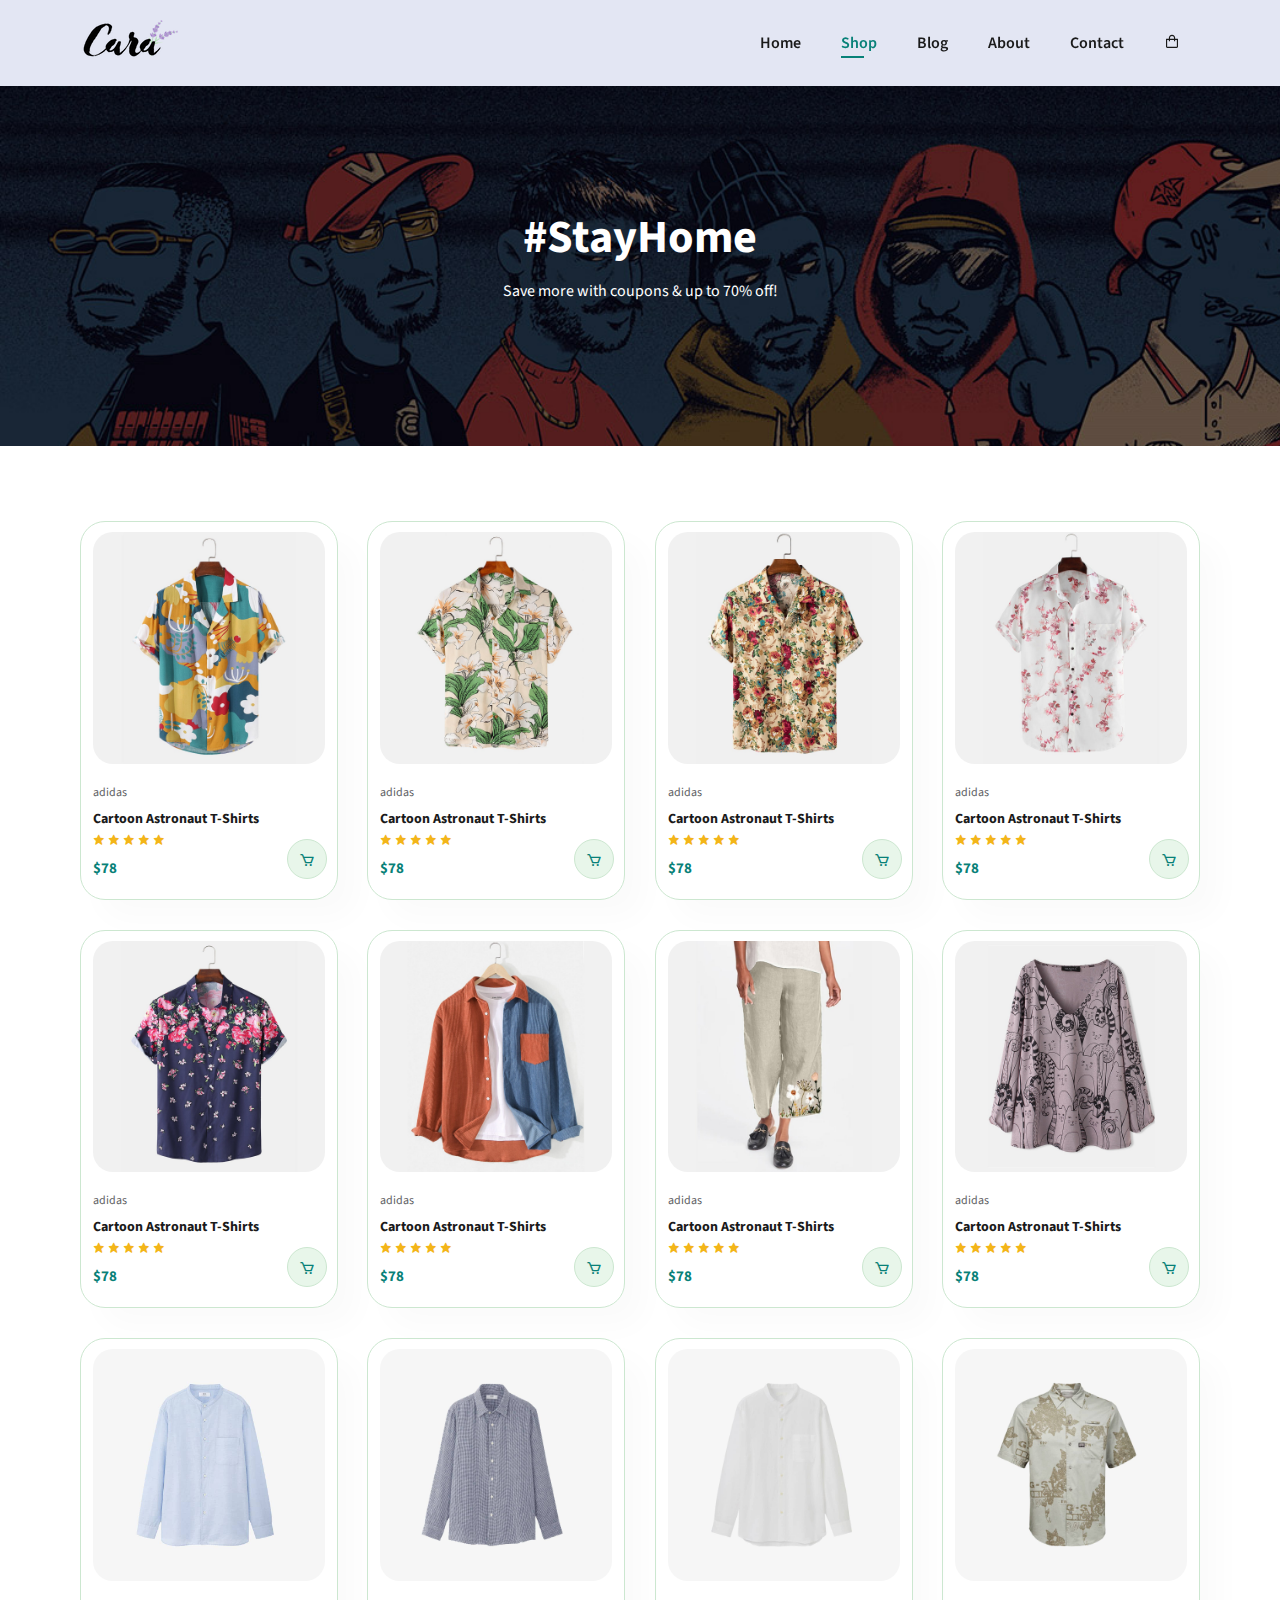
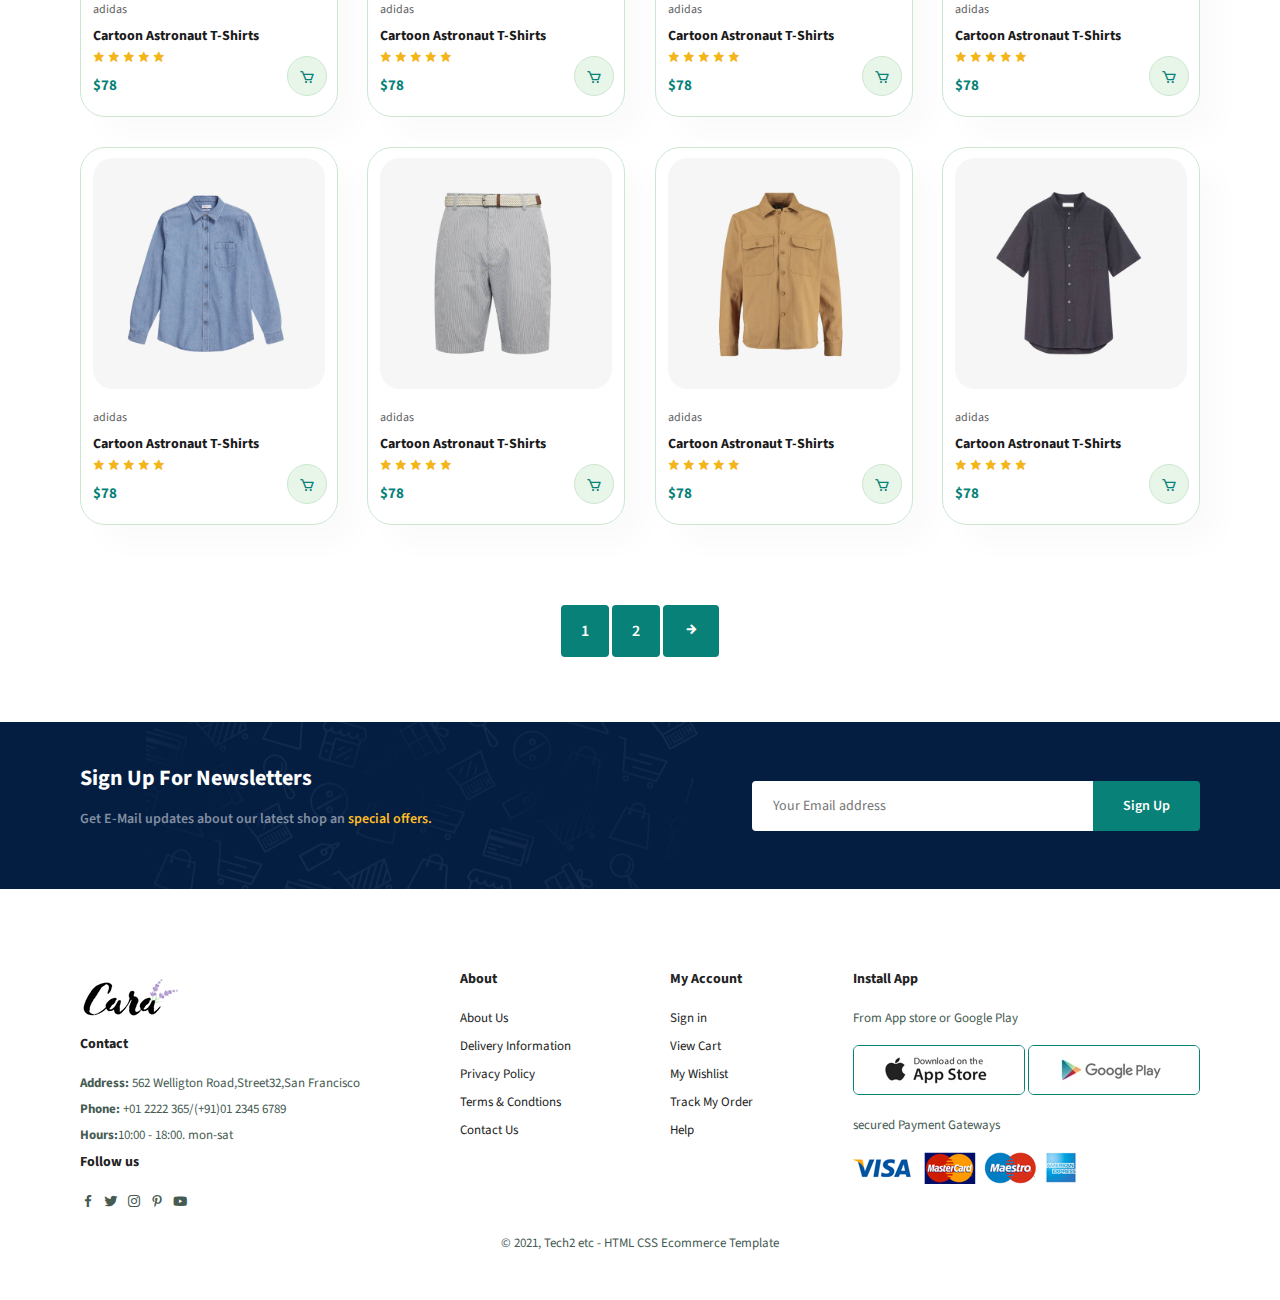
<file: shop.html>
<!DOCTYPE html>
<html lang="en">
<head>
    <meta charset="UTF-8">
    <meta http-equiv="X-UA-Compatible" content="IE=edge">
    <meta name="viewport" content="width=device-width, initial-scale=1.0">
    <title>Ecommerce</title>
    <link rel="stylesheet" href="./css/style.css">
    <link rel="preconnect" href="https://fonts.googleapis.com">
    <link rel="preconnect" href="https://fonts.gstatic.com" crossorigin>
    <link href="https://fonts.googleapis.com/css2?family=Source+Sans+Pro:wght@200;300;400;600;700;900&display=swap" rel="stylesheet">
    <link href='https://unpkg.com/boxicons@2.1.2/css/boxicons.min.css' rel='stylesheet'>
</head>
<body>

    <section id="header">
        <a href="#">
            <img src="./assets/logo.png" class="logo" alt="">
        </a>
        <div>
            <ul id="navbar">
                <li><a href="index.html">Home</a></li>
                <li><a class="active" href="shop.html">Shop</a></li>
                <li><a href="blog.html">Blog</a></li>
                <li><a href="about.html">About</a></li>
                <li><a href="contact.html">Contact</a></li>
                <li id="lg-bag"><a href="card.html"><i class='bx bx-shopping-bag'></i></a></li>
                <a href="#" id="close"><i class='bx bx-x'></i></a>
            </ul>
        </div>
        <div id="mobile">
            <a href="card.html"><i class='bx bx-shopping-bag'></i></a>
            <i id="bar" class='bx bx-list-ol'></i>
        </div>
    </section>

    <section id="page-header">
        <h2>#StayHome</h2>
        <p>Save more with coupons & up to 70% off!</p>
    </section>

    <section id="product1" class="section-p1"> 
        <div class="pro-container">
            <div class="pro" onclick="window.location.href='sproduct.html';">
                <img src="./assets/products/f1.jpg" alt="">
                <div class="des">
                    <span>adidas</span>
                    <h5>Cartoon Astronaut T-Shirts</h5>
                    <div class="star">
                        <i class='bx bxs-star' ></i>
                        <i class='bx bxs-star' ></i>
                        <i class='bx bxs-star' ></i>
                        <i class='bx bxs-star' ></i>
                        <i class='bx bxs-star' ></i>
                    </div>
                    <h4>$78</h4>
                </div>
                <a href="#"> <i class='bx bx-cart cart' ></i></a>
            </div>
            <div class="pro">
                <img src="./assets/products/f2.jpg" alt="">
                <div class="des">
                    <span>adidas</span>
                    <h5>Cartoon Astronaut T-Shirts</h5>
                    <div class="star">
                        <i class='bx bxs-star' ></i>
                        <i class='bx bxs-star' ></i>
                        <i class='bx bxs-star' ></i>
                        <i class='bx bxs-star' ></i>
                        <i class='bx bxs-star' ></i>
                    </div>
                    <h4>$78</h4>
                </div>
                <a href="#"> <i class='bx bx-cart cart' ></i></a>
            </div>
            <div class="pro">
                <img src="./assets/products/f3.jpg" alt="">
                <div class="des">
                    <span>adidas</span>
                    <h5>Cartoon Astronaut T-Shirts</h5>
                    <div class="star">
                        <i class='bx bxs-star' ></i>
                        <i class='bx bxs-star' ></i>
                        <i class='bx bxs-star' ></i>
                        <i class='bx bxs-star' ></i>
                        <i class='bx bxs-star' ></i>
                    </div>
                    <h4>$78</h4>
                </div>
                <a href="#"> <i class='bx bx-cart cart' ></i></a>
            </div>
            <div class="pro">
                <img src="./assets/products/f4.jpg" alt="">
                <div class="des">
                    <span>adidas</span>
                    <h5>Cartoon Astronaut T-Shirts</h5>
                    <div class="star">
                        <i class='bx bxs-star' ></i>
                        <i class='bx bxs-star' ></i>
                        <i class='bx bxs-star' ></i>
                        <i class='bx bxs-star' ></i>
                        <i class='bx bxs-star' ></i>
                    </div>
                    <h4>$78</h4>
                </div>
                <a href="#"> <i class='bx bx-cart cart' ></i></a>
            </div>
            <div class="pro">
                <img src="./assets/products/f5.jpg" alt="">
                <div class="des">
                    <span>adidas</span>
                    <h5>Cartoon Astronaut T-Shirts</h5>
                    <div class="star">
                        <i class='bx bxs-star' ></i>
                        <i class='bx bxs-star' ></i>
                        <i class='bx bxs-star' ></i>
                        <i class='bx bxs-star' ></i>
                        <i class='bx bxs-star' ></i>
                    </div>
                    <h4>$78</h4>
                </div>
                <a href="#"> <i class='bx bx-cart cart' ></i></a>
            </div>
            <div class="pro">
                <img src="./assets/products/f6.jpg" alt="">
                <div class="des">
                    <span>adidas</span>
                    <h5>Cartoon Astronaut T-Shirts</h5>
                    <div class="star">
                        <i class='bx bxs-star' ></i>
                        <i class='bx bxs-star' ></i>
                        <i class='bx bxs-star' ></i>
                        <i class='bx bxs-star' ></i>
                        <i class='bx bxs-star' ></i>
                    </div>
                    <h4>$78</h4>
                </div>
                <a href="#"> <i class='bx bx-cart cart' ></i></a>
            </div>
            <div class="pro">
                <img src="./assets/products/f7.jpg" alt="">
                <div class="des">
                    <span>adidas</span>
                    <h5>Cartoon Astronaut T-Shirts</h5>
                    <div class="star">
                        <i class='bx bxs-star' ></i>
                        <i class='bx bxs-star' ></i>
                        <i class='bx bxs-star' ></i>
                        <i class='bx bxs-star' ></i>
                        <i class='bx bxs-star' ></i>
                    </div>
                    <h4>$78</h4>
                </div>
                <a href="#"> <i class='bx bx-cart cart' ></i></a>
            </div>
            <div class="pro">
                <img src="./assets/products/f8.jpg" alt="">
                <div class="des">
                    <span>adidas</span>
                    <h5>Cartoon Astronaut T-Shirts</h5>
                    <div class="star">
                        <i class='bx bxs-star' ></i>
                        <i class='bx bxs-star' ></i>
                        <i class='bx bxs-star' ></i>
                        <i class='bx bxs-star' ></i>
                        <i class='bx bxs-star' ></i>
                    </div>
                    <h4>$78</h4>
                </div>
                <a href="#"> <i class='bx bx-cart cart' ></i></a>
            </div>
            <div class="pro">
                <img src="./assets/products/n1.jpg" alt="">
                <div class="des">
                    <span>adidas</span>
                    <h5>Cartoon Astronaut T-Shirts</h5>
                    <div class="star">
                        <i class='bx bxs-star' ></i>
                        <i class='bx bxs-star' ></i>
                        <i class='bx bxs-star' ></i>
                        <i class='bx bxs-star' ></i>
                        <i class='bx bxs-star' ></i>
                    </div>
                    <h4>$78</h4>
                </div>
                <a href="#"> <i class='bx bx-cart cart' ></i></a>
            </div>
            <div class="pro">
                <img src="./assets/products/n2.jpg" alt="">
                <div class="des">
                    <span>adidas</span>
                    <h5>Cartoon Astronaut T-Shirts</h5>
                    <div class="star">
                        <i class='bx bxs-star' ></i>
                        <i class='bx bxs-star' ></i>
                        <i class='bx bxs-star' ></i>
                        <i class='bx bxs-star' ></i>
                        <i class='bx bxs-star' ></i>
                    </div>
                    <h4>$78</h4>
                </div>
                <a href="#"> <i class='bx bx-cart cart' ></i></a>
            </div>
            <div class="pro">
                <img src="./assets/products/n3.jpg" alt="">
                <div class="des">
                    <span>adidas</span>
                    <h5>Cartoon Astronaut T-Shirts</h5>
                    <div class="star">
                        <i class='bx bxs-star' ></i>
                        <i class='bx bxs-star' ></i>
                        <i class='bx bxs-star' ></i>
                        <i class='bx bxs-star' ></i>
                        <i class='bx bxs-star' ></i>
                    </div>
                    <h4>$78</h4>
                </div>
                <a href="#"> <i class='bx bx-cart cart' ></i></a>
            </div>
            <div class="pro">
                <img src="./assets/products/n4.jpg" alt="">
                <div class="des">
                    <span>adidas</span>
                    <h5>Cartoon Astronaut T-Shirts</h5>
                    <div class="star">
                        <i class='bx bxs-star' ></i>
                        <i class='bx bxs-star' ></i>
                        <i class='bx bxs-star' ></i>
                        <i class='bx bxs-star' ></i>
                        <i class='bx bxs-star' ></i>
                    </div>
                    <h4>$78</h4>
                </div>
                <a href="#"> <i class='bx bx-cart cart' ></i></a>
            </div>
            <div class="pro">
                <img src="./assets/products/n5.jpg" alt="">
                <div class="des">
                    <span>adidas</span>
                    <h5>Cartoon Astronaut T-Shirts</h5>
                    <div class="star">
                        <i class='bx bxs-star' ></i>
                        <i class='bx bxs-star' ></i>
                        <i class='bx bxs-star' ></i>
                        <i class='bx bxs-star' ></i>
                        <i class='bx bxs-star' ></i>
                    </div>
                    <h4>$78</h4>
                </div>
                <a href="#"> <i class='bx bx-cart cart' ></i></a>
            </div>
            <div class="pro">
                <img src="./assets/products/n6.jpg" alt="">
                <div class="des">
                    <span>adidas</span>
                    <h5>Cartoon Astronaut T-Shirts</h5>
                    <div class="star">
                        <i class='bx bxs-star' ></i>
                        <i class='bx bxs-star' ></i>
                        <i class='bx bxs-star' ></i>
                        <i class='bx bxs-star' ></i>
                        <i class='bx bxs-star' ></i>
                    </div>
                    <h4>$78</h4>
                </div>
                <a href="#"> <i class='bx bx-cart cart' ></i></a>
            </div>
            <div class="pro">
                <img src="./assets/products/n7.jpg" alt="">
                <div class="des">
                    <span>adidas</span>
                    <h5>Cartoon Astronaut T-Shirts</h5>
                    <div class="star">
                        <i class='bx bxs-star' ></i>
                        <i class='bx bxs-star' ></i>
                        <i class='bx bxs-star' ></i>
                        <i class='bx bxs-star' ></i>
                        <i class='bx bxs-star' ></i>
                    </div>
                    <h4>$78</h4>
                </div>
                <a href="#"> <i class='bx bx-cart cart' ></i></a>
            </div>
            <div class="pro">
                <img src="./assets/products/n8.jpg" alt="">
                <div class="des">
                    <span>adidas</span>
                    <h5>Cartoon Astronaut T-Shirts</h5>
                    <div class="star">
                        <i class='bx bxs-star' ></i>
                        <i class='bx bxs-star' ></i>
                        <i class='bx bxs-star' ></i>
                        <i class='bx bxs-star' ></i>
                        <i class='bx bxs-star' ></i>
                    </div>
                    <h4>$78</h4>
                </div>
                <a href="#"> <i class='bx bx-cart cart' ></i></a>
            </div>
        </div>
    </section>

    <section id="pagination" class="section-p1">
        <a href="#">1</a>
        <a href="#">2</a>
        <a href="#"><i class='bx bx-right-arrow-alt'></i></a>
    </section>

    <section id="newsletter" class="section-p1 section-m1">
        <div class="newstext">
            <h4>
                Sign Up For Newsletters
            </h4>
            <p>
                Get E-Mail updates about our latest shop an <span>special offers.</span>
            </p>
        </div>
        <div class="form">
            <input type="text" placeholder="Your Email address">
            <button class="normal">Sign Up</button>
        </div>
    </section>

    <footer class="section-p1">
        <div class="col">
            <img class="logo" src="./assets/logo.png" alt="">
            <h4>Contact</h4>
            <p><strong>Address:</strong> 562 Welligton Road,Street32,San Francisco</p>
            <p><strong>Phone:</strong> +01 2222 365/(+91)01 2345 6789</p>
            <p><strong>Hours:</strong>10:00 - 18:00. mon-sat</p>
            <div class="follow">
               <h4> Follow us</h4>
               <div class="icon">
                <i class='bx bxl-facebook'></i>
                <i class='bx bxl-twitter'></i>
                <i class='bx bxl-instagram' ></i>
                <i class='bx bxl-pinterest-alt' ></i>
                <i class='bx bxl-youtube' ></i>
               </div>
            </div>
        </div>

        <div class="col">
            <h4>
                About 
            </h4>
            <a href="#">About Us</a>
            <a href="#">Delivery Information</a>
            <a href="#">Privacy Policy</a>
            <a href="#">Terms & Condtions</a>
            <a href="#">Contact Us</a>
        </div>

        <div class="col">
            <h4>
                My Account
            </h4>
            <a href="#">Sign in</a>
            <a href="#">View Cart</a>
            <a href="#">My Wishlist</a>
            <a href="#">Track My Order</a>
            <a href="#">Help</a>
        </div>

        <div class="col">
                <h4>
                    Install App
                </h4>
                <p>
                    From App store or Google Play
                </p>
                <div class="row">
                    <img src="./assets/pay/app.jpg" alt="">
                    <img src="./assets/pay/play.jpg" alt="">
                </div>
                <p>
                    secured Payment Gateways
                </p>
                <img src="./assets/pay/pay.png" alt="">
        </div>
        <div class="copyright">
                <p>
                    &copy; 2021, Tech2 etc - HTML CSS Ecommerce Template
                </p>
        </div>
    </footer>

    <script src="js/script.js"></script>
</body>
</html>
</file>
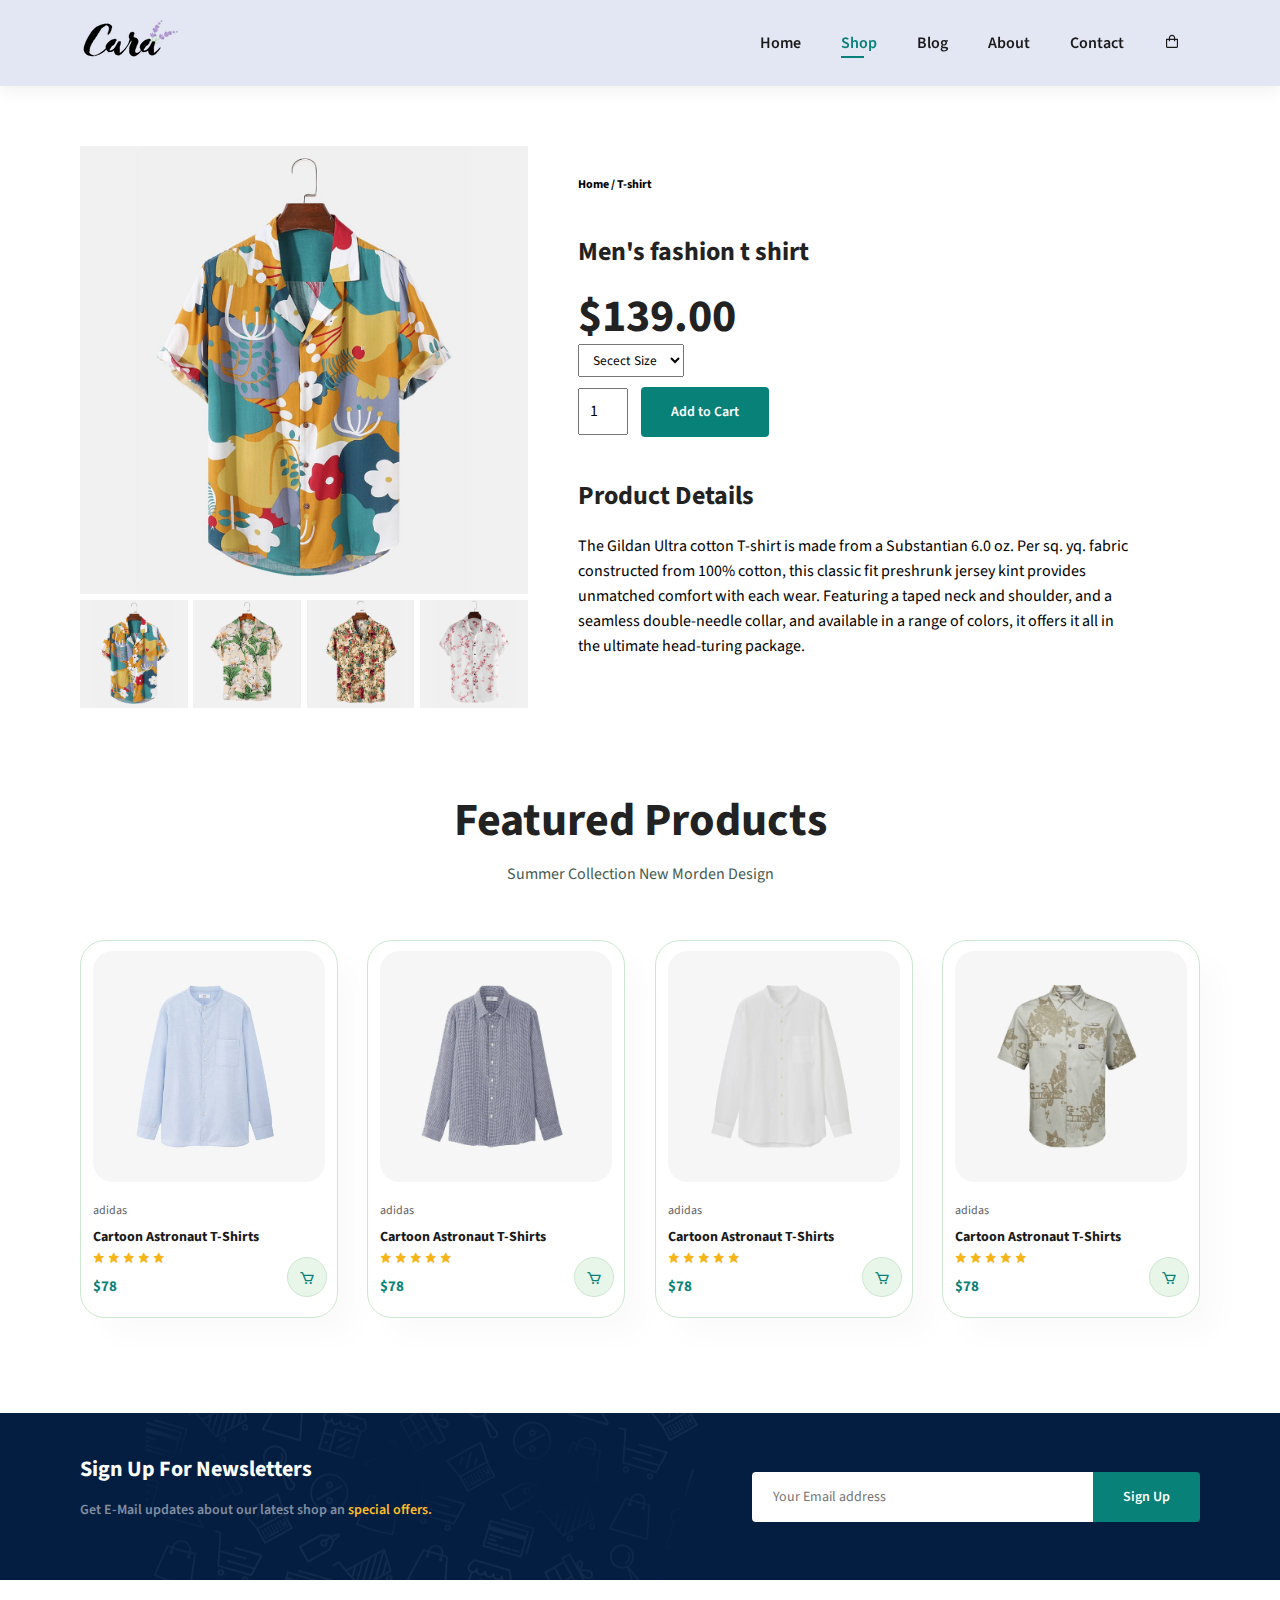
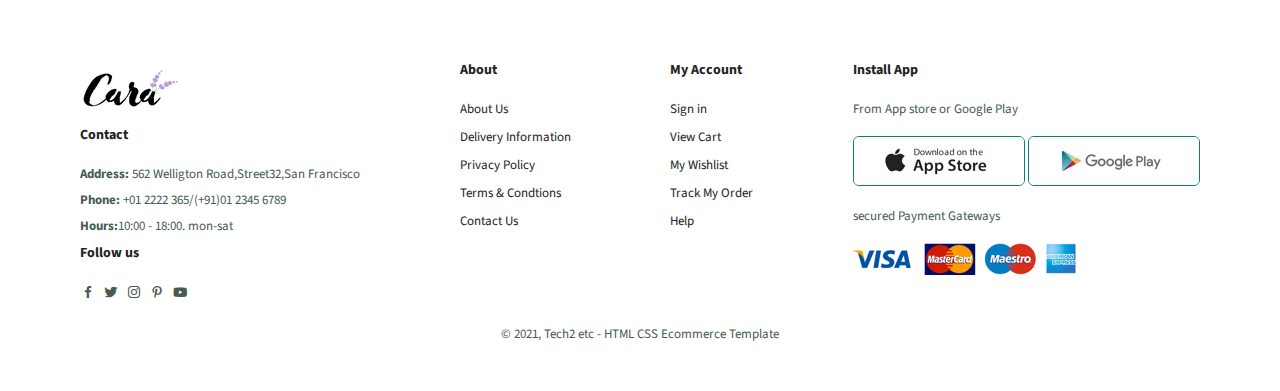
<file: sproduct.html>
<!DOCTYPE html>
<html lang="en">
<head>
    <meta charset="UTF-8">
    <meta http-equiv="X-UA-Compatible" content="IE=edge">
    <meta name="viewport" content="width=device-width, initial-scale=1.0">
    <title>Ecommerce</title>
    <link rel="stylesheet" href="./css/style.css">
    <link rel="preconnect" href="https://fonts.googleapis.com">
    <link rel="preconnect" href="https://fonts.gstatic.com" crossorigin>
    <link href="https://fonts.googleapis.com/css2?family=Source+Sans+Pro:wght@200;300;400;600;700;900&display=swap" rel="stylesheet">
    <link href='https://unpkg.com/boxicons@2.1.2/css/boxicons.min.css' rel='stylesheet'>
</head>
<body>

    <section id="header">
        <a href="#">
            <img src="./assets/logo.png" class="logo" alt="">
        </a>
        <div>
            <ul id="navbar">
                <li><a href="index.html">Home</a></li>
                <li><a class="active" href="shop.html">Shop</a></li>
                <li><a href="blog.html">Blog</a></li>
                <li><a href="about.html">About</a></li>
                <li><a href="contact.html">Contact</a></li>
                <li id="lg-bag"><a href="card.html"><i class='bx bx-shopping-bag'></i></a></li>
                <a href="#" id="close"><i class='bx bx-x'></i></a>
            </ul>
        </div>
        <div id="mobile">
            <a href="card.html"><i class='bx bx-shopping-bag'></i></a>
            <i id="bar" class='bx bx-list-ol'></i>
        </div>
    </section>

    <section id="prodetails" class="section-p1">
        <div class="single-pro-image">
            <img src="./assets/products/f1.jpg" width="100%" id="MainImg" alt="">
            <div class="small-img-group">
                <div class="small-img-col">
                    <img src="./assets/products/f1.jpg" width="100%" class="small-img" alt="">
                </div>
                <div class="small-img-col">
                    <img src="./assets/products/f2.jpg" width="100%" class="small-img" alt="">
                </div>
                <div class="small-img-col">
                    <img src="./assets/products/f3.jpg" width="100%" class="small-img" alt="">
                </div>
                <div class="small-img-col">
                    <img src="./assets/products/f4.jpg" width="100%" class="small-img" alt="">
                </div>
            </div>
        </div>
        <div class="single-pro-details">
            <h6>Home / T-shirt</h6>
            <h4>Men's fashion t shirt</h4>
            <h2>$139.00</h2>
            <select>
                <option>Secect Size</option>
                <option>XL</option>
                <option>XXL</option>
                <option>Small</option>
                <option>Large</option>
            </select>
            <input type="number" value="1">
            <button class="normal">Add to Cart</button>
            <h4>Product Details</h4>
            <span>
                The Gildan Ultra cotton T-shirt is made from a Substantian 6.0 oz. Per sq. yq. fabric constructed from 100% 
                cotton, this classic fit preshrunk jersey kint provides unmatched comfort with each wear. Featuring a taped neck
                and shoulder, and a seamless double-needle collar, and available in a range of colors, it offers it all in the 
                ultimate head-turing package. 
            </span>
        </div>
    </section>


    <section id="product1" class="section-p1"> 
        <h2>
            Featured Products
        </h2>
        <p>
            Summer Collection New Morden Design
        </p>
        <div class="pro-container">
            <div class="pro">
                <img src="./assets/products/n1.jpg" alt="">
                <div class="des">
                    <span>adidas</span>
                    <h5>Cartoon Astronaut T-Shirts</h5>
                    <div class="star">
                        <i class='bx bxs-star' ></i>
                        <i class='bx bxs-star' ></i>
                        <i class='bx bxs-star' ></i>
                        <i class='bx bxs-star' ></i>
                        <i class='bx bxs-star' ></i>
                    </div>
                    <h4>$78</h4>
                </div>
                <a href="#"> <i class='bx bx-cart cart' ></i></a>
            </div>
            <div class="pro">
                <img src="./assets/products/n2.jpg" alt="">
                <div class="des">
                    <span>adidas</span>
                    <h5>Cartoon Astronaut T-Shirts</h5>
                    <div class="star">
                        <i class='bx bxs-star' ></i>
                        <i class='bx bxs-star' ></i>
                        <i class='bx bxs-star' ></i>
                        <i class='bx bxs-star' ></i>
                        <i class='bx bxs-star' ></i>
                    </div>
                    <h4>$78</h4>
                </div>
                <a href="#"> <i class='bx bx-cart cart' ></i></a>
            </div>
            <div class="pro">
                <img src="./assets/products/n3.jpg" alt="">
                <div class="des">
                    <span>adidas</span>
                    <h5>Cartoon Astronaut T-Shirts</h5>
                    <div class="star">
                        <i class='bx bxs-star' ></i>
                        <i class='bx bxs-star' ></i>
                        <i class='bx bxs-star' ></i>
                        <i class='bx bxs-star' ></i>
                        <i class='bx bxs-star' ></i>
                    </div>
                    <h4>$78</h4>
                </div>
                <a href="#"> <i class='bx bx-cart cart' ></i></a>
            </div>
            <div class="pro">
                <img src="./assets/products/n4.jpg" alt="">
                <div class="des">
                    <span>adidas</span>
                    <h5>Cartoon Astronaut T-Shirts</h5>
                    <div class="star">
                        <i class='bx bxs-star' ></i>
                        <i class='bx bxs-star' ></i>
                        <i class='bx bxs-star' ></i>
                        <i class='bx bxs-star' ></i>
                        <i class='bx bxs-star' ></i>
                    </div>
                    <h4>$78</h4>
                </div>
                <a href="#"> <i class='bx bx-cart cart' ></i></a>
            </div>
        </div>
    </section>

    <section id="newsletter" class="section-p1 section-m1">
        <div class="newstext">
            <h4>
                Sign Up For Newsletters
            </h4>
            <p>
                Get E-Mail updates about our latest shop an <span>special offers.</span>
            </p>
        </div>
        <div class="form">
            <input type="text" placeholder="Your Email address">
            <button class="normal">Sign Up</button>
        </div>
    </section>

    <footer class="section-p1">
        <div class="col">
            <img class="logo" src="./assets/logo.png" alt="">
            <h4>Contact</h4>
            <p><strong>Address:</strong> 562 Welligton Road,Street32,San Francisco</p>
            <p><strong>Phone:</strong> +01 2222 365/(+91)01 2345 6789</p>
            <p><strong>Hours:</strong>10:00 - 18:00. mon-sat</p>
            <div class="follow">
               <h4> Follow us</h4>
               <div class="icon">
                <i class='bx bxl-facebook'></i>
                <i class='bx bxl-twitter'></i>
                <i class='bx bxl-instagram' ></i>
                <i class='bx bxl-pinterest-alt' ></i>
                <i class='bx bxl-youtube' ></i>
               </div>
            </div>
        </div>

        <div class="col">
            <h4>
                About 
            </h4>
            <a href="#">About Us</a>
            <a href="#">Delivery Information</a>
            <a href="#">Privacy Policy</a>
            <a href="#">Terms & Condtions</a>
            <a href="#">Contact Us</a>
        </div>

        <div class="col">
            <h4>
                My Account
            </h4>
            <a href="#">Sign in</a>
            <a href="#">View Cart</a>
            <a href="#">My Wishlist</a>
            <a href="#">Track My Order</a>
            <a href="#">Help</a>
        </div>

        <div class="col">
                <h4>
                    Install App
                </h4>
                <p>
                    From App store or Google Play
                </p>
                <div class="row">
                    <img src="./assets/pay/app.jpg" alt="">
                    <img src="./assets/pay/play.jpg" alt="">
                </div>
                <p>
                    secured Payment Gateways
                </p>
                <img src="./assets/pay/pay.png" alt="">
        </div>
        <div class="copyright">
                <p>
                    &copy; 2021, Tech2 etc - HTML CSS Ecommerce Template
                </p>
        </div>
    </footer>

    <script src="js/script.js"></script>
</body>
</html>
</file>
<file: css/style.css>
*{
    margin: 0;
    padding: 0;
    box-sizing: border-box;
    font-family: 'Source Sans Pro', sans-serif;
}
h1{
    font-size: 50px;
    line-height: 64px;
    color: #222;
}
h2{
    font-size: 46px;
    line-height: 54px;
    color: #222;
}
h4{
    font-size: 20px;
    color: #222;
}
h6{
    font-weight: 700;
    font-size: 12px;
}
p{
    font-size: 16px;
    color: #465b52;
    margin: 15px 0 20px 0;
}
.section-p1{
    padding: 40px 80px;
}
.section-m1{
    margin: 40px 0;
}
button.normal{
    font-size: 14px;
    font-weight: 600;
    padding: 15px 30px;
    color: #000;
    background-color: #fff;
    border-radius: 4px;
    cursor: pointer;
    border: none;
    outline: none;
    transition: 0.2s;
}
button.white{
    font-size: 13px;
    font-weight: 600;
    padding: 11px 18px;
    color: #fff;
    background-color: transparent;
    border-radius: 4px;
    cursor: pointer;
    border: 1px solid #fff;
    outline: none;
    transition: 0.2s;
}
body{
    width: 100%;
}


/*Header Start*/
 
#header{
    display: flex;
    align-items: center;
    justify-content: space-between;
    padding: 20px 80px;
    background: #e3e6f3;
    box-shadow: 0 5px 15px rgba(0,0,0,0.06);
    z-index: 999;
    position: sticky;
    top: 0;
    left: 0;
}
#navbar{
    display: flex;
    align-items: center;
    justify-content: center;
}
#navbar li{
    list-style: none;
    padding: 0 20px;
    position: relative;
}
#navbar li a{
    text-decoration: none;
    font-size: 16px;
    font-weight: 600;
    color: #1a1a1a;
    transition: 0.3s ease;
}
#navbar li a:hover,
#navbar li a.active{
    color: #088178;
}
#navbar li a.active::after,
#navbar li a:hover::after{
    content: "";
    width: 30%;
    height: 2px;
    background: #088178;
    position: absolute;
    bottom: -4px;
    left: 20px;
}
#mobile{
    display: none;
    align-items: center;
}
#close{
    display: none;
}


/* Home page */

#hero{
    background-image: url(/assets/hero4.png);
    height: 90vh;
    width: 100%;
    background-size: cover;
    background-position: top 25% right 0;
    padding: 0 80px;
    display: flex;
    flex-direction: column;
    align-items: flex-start;
    justify-content: center;
}
#hero h4{
    padding-bottom: 15px;
}
#hero h1{
    color: #088178;
}
#hero button{
    background-image: url(/assets/button.png);
    background-color: transparent;
    color: #088178;
    border: 0;
    padding: 14px 80px 14px 65px;
    background-repeat: no-repeat;
    cursor: pointer;
    font-weight: 700;
    font-size: 15px;
}



#feature{
    display: flex;
    align-items: center;
    justify-content: space-between;
    flex-wrap: wrap;
}
#feature .fe-box{
    width: 180px;
    text-align: center;
    padding: 25px 15px;
    box-shadow: 20px 20px 34px rgba(0,0,0,0.03);
    border: 1px solid #cce7d0;
    border-radius: 4px;
    margin: 15px 0;
}
#feature .fe-box:hover{
    box-shadow: 10px 10px 54px rgba(70, 62, 221, 0.1);
}
#feature .fe-box img{
    width: 100%;
    margin-bottom: 10px;
}
#feature .fe-box h6{
    padding: 9px 8px 6px 8px;
    line-height: 1;
    border-radius: 4px;
    color: #088178;
    background-color: #fddde4;
    display: inline-block;
}
#feature .fe-box:nth-child(2) h6{
    background-color: #cdebbc;
}
#feature .fe-box:nth-child(3) h6{
    background-color: #d1e8f2;
}
#feature .fe-box:nth-child(4) h6{
    background-color: #cdd4f8;
}
#feature .fe-box:nth-child(5) h6{
    background-color: #f6dbf6;
}
#feature .fe-box:nth-child(6) h6{
    background-color: #fff2e5;
}


#product1{
    text-align: center;
}
#product1 .pro-container{
    display: flex;
    align-items: center;
    justify-content: space-between;
    padding-top: 20px;
    flex-wrap: wrap;
}
#product1 .pro{
    width: 23%;
    min-width: 250px;
    padding: 10px 12px;
    border: 1px solid #cce7d0;
    border-radius: 25px;
    cursor: pointer;
    box-shadow: 20px 20px 30px rgba(0, 0, 0, 0.02);
    transition: 0.2s ease;
    margin: 15px 0;
    position: relative;
}
#product1 .pro:hover{
    box-shadow: 20px 20px 30px rgba(0, 0, 0, 0.06);
}
#product1 .pro img{
    width: 100%;
    border-radius: 20px ;
}
#product1 .pro .des{
    text-align: start;
    padding: 10px 0;
}
#product1 .pro .des span{
    color: #606063;
    font-size: 12px;
}
#product1 .pro .des h5{
    padding-top: 7px;
    color: #1a1a1a;
    font-size: 14px;
}
#product1 .pro .des i{
    font-size: 12px;
    color: rgb(243, 181, 25);
}
#product1 .pro .des h4{
    padding-top: 7px;
    font-size: 15px;
    font-weight: 700;
    color: #088178;
}
#product1 .pro .cart{
    width: 40px;
    height: 40px;
    line-height: 40px;
    border-radius: 50px;
    background-color: #e8f6ea;
    font-weight: 500;
    color: #088178;
    border: 1px solid #cce7d0;
    position: absolute;
    bottom: 20px;
    right: 10px;
}
#banner{
    display: flex;
    flex-direction: column;
    justify-content: center;
    align-items: center;
    text-align: center;
    background-image: url(/assets/banner/b2.jpg);
    width: 100%;
    height: 70vh;
    background-size: cover;
    background-position: center;
}
#banner h4{
    color: #fff;
    font-size: 16px;
}
#banner h2{
    color: #fff;
    padding: 10px 0;
}
#banner h2 span{
    color: #ef3636;
}
#banner button:hover{
    background: #088178;
    color: #fff;
}

#sm-banner{
    display: flex;
    justify-content: space-between;
    flex-wrap: wrap;
}
#sm-banner .banner-box{
    display: flex;
    flex-direction: column;
    justify-content: center;
    align-items: flex-start;
    background-image: url(/assets/banner/b17.jpg);
    min-width: 580px;
    height: 50vh;
    background-size: cover;
    background-position: center;
    padding: 30px;
}
#sm-banner .banner-box2{
    background-image: url(/assets/banner/b10.jpg);
}
#sm-banner h4{
    color: #fff;
    font-size: 20px;
    font-weight: 300;
} 
#sm-banner h2{
    color: #fff;
    font-size: 28px;
    font-weight: 800;
} 
#sm-banner span{
    color: #fff;
    font-size: 14px;
    font-weight: 500;
    padding-bottom: 15px;
} 
#sm-banner .banner-box:hover button{
    background: #088178;
    border: 1px solid #088178;
}
#banner3{
    display: flex;
    justify-content: space-between;
    flex-wrap: wrap;
    padding: 0 80px;
}

#banner3 .banner-box{
    display: flex;
    flex-direction: column;
    justify-content: center;
    align-items: flex-start;
    background-image: url(/assets/banner/b7.jpg);
    min-width: 30%;
    height: 30vh;
    background-size: cover;
    background-position: center;
    padding: 20px;
    margin-bottom: 20px;
}
#banner3 .banner-box2{
    background-image: url(/assets/banner/b4.jpg);
}
#banner3 .banner-box3{
    background-image: url(/assets/banner/b18.jpg);
}
#banner3 h2{
    color: #fff;
    font-weight: 900;
    font-size: 20px;
}
#banner3 h3{
    color: #ec544e;
    font-weight: 800;
    font-size: 15px;
}


#newsletter{
    display: flex;
    align-items: center;
    justify-content: space-between;
    flex-wrap: wrap;
    background-image: url(/assets/banner/b14.png);
    background-repeat: no-repeat;
    background-position: 20% 30%;
    background-color: #041e42;
}
#newsletter h4{
    font-size: 22px;
    font-weight: 700;
    color: #fff;
}
#newsletter p{
    font-size: 14px;
    font-weight: 600;
    color: #818ea0;
}
#newsletter p span{ 
    color: #ffbd27;
}
#newsletter .form{
    display: flex;
    width: 40%;
}
#newsletter input{
    height: 3.125rem;
    padding: 0 1.25rem;
    font-size: 14px;
    width: 100%;
    border: 1px solid transparent;
    border-radius: 4px;
    outline: none;
    border-top-right-radius: 0;
    border-bottom-right-radius: 0;
}
#newsletter button{
    background-color: #088178;
    color: #fff;
    white-space: nowrap;
    border-top-left-radius: 0;
    border-bottom-left-radius: 0;
}

footer{
    display: flex;
    flex-wrap: wrap;
    justify-content: space-between;
}
footer .col{
    display: flex;
    align-items: flex-start;
    flex-direction: column;
    margin-bottom: 20px;
}
footer .logo{
    margin-bottom: 30px;
}
footer h4{
    font-size: 14px;
    padding-bottom: 20px;
}
footer p{
    font-size: 13px;
    margin: 0 0 8px 0;
}
footer a{
    font-size: 13px;
    text-decoration: none;
    color: #222;
    margin-bottom: 10px;
}
footer .follow i{
    color: #465b52;
    padding-right: 4px;
    cursor: pointer;
}
footer .col .row img{
    border: 1px solid #088178;
    border-radius: 6px;
}
footer .col img{
    margin: 10px 0 15px 0;
}
footer .follow i:hover,
footer a:hover{
    color: #088178;
}
footer .copyright{
    width: 100%;
    text-align: center;
}

/* shop-page */
    #page-header{
        background-image: url(/assets/banner/b1.jpg);
        width: 100%;
        height: 40vh;
        background-size: cover;
        display: flex;
        justify-content: center;
        flex-direction: column;
        text-align: center;
        padding: 14px;
    }
    #page-header h2,
    #page-header p{
        color: #fff;
    }
    #pagination{
        text-align: center;
    }
    #pagination a{
        text-decoration: none;
        background-color: #088178;
        padding: 15px 20px;
        border-radius: 4px;
        color: #fff;
        font-weight: 600;

    }
    #pagination a i{
        font-size: 16px;
        font-weight: 600;
    }
/* single product */
    #prodetails{
        display: flex;
        margin-top: 20px;
    }

    #prodetails .single-pro-image{
        width: 40%;
        margin-right: 50px;
    }
    .small-img-group{
        display: flex;
        justify-content: space-between;
    }
    .small-img-col{
        flex-basis: 24%;
        cursor: pointer;
    }
    #prodetails .single-pro-details{
        width: 50%;
        padding-top: 30px;
    }
    #prodetails .single-pro-details h4{
        padding: 40px 0 20px 0;
    }
    #prodetails .single-pro-details h4{
        font-size: 26px;
    }
    #prodetails .single-pro-details select{
        display: block;
        padding: 5px 10px;
        margin-bottom: 10px;
    }
    #prodetails .single-pro-details input{
        width: 50px;
        height: 47px;
        padding-left: 10px;
        font-size: 16px;
        margin-right: 10px;
    }   
    #prodetails .single-pro-details input:focus{
        outline: none;
    }
    #prodetails .single-pro-details button{
        background: #088178;
        color: #fff;
    }
    #prodetails .single-pro-details span{
        line-height: 25px
    }

    /* blog page */

    #page-header.blog-header{
        background-image: url(/assets/banner/b19.jpg);
    }
    #blog{
        padding: 150px 150px 0 150px;
    }
    #blog .blog-box{
        display: flex;
        align-items: center;
        width: 100%;
        position: relative;
        padding-bottom: 90px;
    }
    #blog .blog-img {
        width: 50%;
        margin-right: 40px;        
    }
    #blog img{
        width: 100%;
        height: 300px;
        object-fit: cover;
    }
    #blog .blog-details{
        width: 50%;
    }
    #blog .blog-details a{
        text-decoration: none;
        font-size: 11px;
        color: #000;
        font-weight: 700;
        position: relative;
        transition: 0.3s;
    }
    #blog .blog-details a::after{
        content: "";
        width: 50px;
        height: 1px;
        background-color: #000;
        position: absolute;
        top: 6px;
        right: -60px;
    }
    #blog .blog-details a:hover{
        color: #088178;
    }
    #blog .blog-details a:hover::after{
        background-color: #088178;
    }
    #blog .blog-box h1{
        position: absolute;
        top: -45px;
        left: 0;
        font-size: 70px;
        font-weight: 700;
        color: #c9cbce;
        z-index: -9;
    }

    /* about page */

    #page-header.about-header{
        background-image: url(/assets/about/banner.png);
    }
    #about-head {
        display: flex;
        align-items: center;
    }
    #about-head img{
        width: 50%;
        height: auto;
    }
    #about-head div{
        padding-left: 40px;
    }
    #about-app{
        text-align: center;
    }
    #about-app .video{
        width: 70%;
        height: 100%;
        margin: 30px auto 0 auto;
    }
    #about-app .video video{
        width: 100%;
        height: 100%;
        border-radius: 20px;
    }

    /* contact */

    #contact-details{
        display: flex;
        align-items: center;
        justify-content: space-between;
    }
    #contact-details .details{
        width: 40%;
    }
    #contact-details .details span,
    #form-details form span{
        font-size: 12px;
    }
    #contact-details .details h2,
    #form-details form h2{
        font-size: 26px;
        line-height: 35px;
        padding: 20px 0;
    }
    #contact-details .details h3{
        font-size: 16px;
        padding-bottom: 15px;
    }
    #contact-details .details li{
        list-style: none;
        display: flex;
        padding: 10px 0;
    }
    #contact-details .details li i{
        font-size: 14px;
        padding-right: 22px;
    }
    #contact-details .details li p{
        font-size: 14px;
        margin: 0;
    }
    #contact-details .map{
        width: 55%;
        height: 400px;
    }
    #contact-details .map iframe{
        width: 100%;
        height: 100%;
    } 
    #form-details{
        display: flex;
        justify-content: space-between;
        margin: 30px;
        padding: 80px;
        border: 1px solid #e1e1e1;
    }
    #form-details form{
        width: 65%;
        display: flex;
        flex-direction: column;
        align-items: flex-start;
    }
    #form-details form input,
    #form-details form textarea{
        width: 100%;
        padding: 12px 15px;
        outline: none;
        margin-bottom: 20px;
        border: 1px solid #e1e1e1;
    }
    #form-details form button{
        background: #088178;
        color: #fff;
    }
    #form-details .people div{
        padding-bottom: 25px;
        display: flex;
        align-items: flex-start;
    }
    #form-details .people div img{
        width: 65px;
        height: 65px;
        object-fit: cover;
        margin-right: 15px;
    }
    #form-details .people div p{
        margin: 0;
        font-size: 13px;
        line-height: 25px;
    }
    #form-details .people div p span{
        display: block;
        font-size: 16px;
        font-weight: 600;
        color: #000;
    }

    /* card page */

    #card{
        overflow-x: auto;
    }

    #card table{
        width: 100%;
        border-collapse: collapse;
        table-layout: fixed;
        white-space: nowrap;
    }
    #card table img{
        width: 70px;
    }
    #card table td:nth-child(1){
        width: 100px;
        text-align: center;
    }
    
    #card table td:nth-child(2){
        width: 150px;
        text-align: center;
    }
    
    #card table td:nth-child(3){
        width: 250px;
        text-align: center;
    }
    
    #card table td:nth-child(4),
    #card table td:nth-child(5),
    #card table td:nth-child(6){
        width: 150px;
        text-align: center;
    }
    #card table td:nth-child(5) input{
        width: 70px;
        padding: 10px 5px 10px 15px;
    }
    #card table thead{
        border: 1px solid #e2e9e1;
        border-left: none;
        border-right: none;
    }
    #card table thead td{
        font-weight: 700;
        text-transform: uppercase;
        font-size: 13px;
        padding: 18px 0;
    }
    #card table tbody tr td {
        padding-top: 15px;
    }
    #card table tbody td{
        font-size: 13px;
    }
    #card-add{
        display: flex;
        flex-wrap: wrap;
        justify-content: space-between;
    }
    #coupon{
        width: 50%;
        margin-bottom: 30px;
    }
    #coupon h3,
    #subtotal h3{
        padding-bottom: 15px;
    }
    #coupon input{
        padding: 10px 20px;
        outline: none;
        width: 60%;
        margin-right: 10px;
        border: 1px solid #e2e9e1;
    }
    #coupon button,
    #subtotal button{
        background-color: #088178;
        color: #fff;
        padding: 12px 20px;
    }
    #subtotal{
        width: 50%;
        margin-bottom: 30px;
        border: 1px solid #e2e9e1;
        padding: 30px;
    }
    #subtotal table {
        border-collapse: collapse;
        width: 100%;
        margin-bottom: 20px;
    }   
    #subtotal table td{
        width: 50%;
        border: 1px solid #e2e9e1;
        padding: 10px;
        font-size: 13px;
    }

@media (max-width:799px){
    .section-p1{
        padding: 40px 40px;
    }
    #navbar{
        display: flex;
        flex-direction: column;
        align-items: flex-start;
        justify-content: flex-start;
        position: fixed;
        top: 0;
        right: -300px;
        height: 100vh;
        width: 300px;
        background-color: #e3e6f3;
        box-shadow: 0 40px 60px rgba(0, 0, 0, 0.1);
        padding: 80px 0 0 10px;
        transition: 0.3s;
    }
    #navbar.active{
        right: 0px;
    } 
    #navbar li{
        margin-bottom: 25px;
    }

    #mobile{
        display: flex;
        align-items: center;
    }

    #mobile i{
        color: #1a1a1a;
        font-size: 24px;
        padding-left: 20px;
    }
    #close{
        display: initial;
        position: absolute;
        top: 30px;
        left: 30px;
        color: #222;
        font-size: 24px;
    }
    #lg-bag{
        display: none;
    }
    #hero{
         height: 70vh;
         padding: 0 80px;
         background-position: top 30% right 30%;
    }
    #feature{
        justify-content: center;
    }
    #feature .fe-box{
        margin: 15px 15px;
    }
    #product1 .pro-container{
        justify-content: center;
    }
    #product1 .pro{
        margin: 15px;
    }
    #banner{
        height: 30vh;
    }
    #sm-banner .banner-box{
        min-width: 100%;
        height: 30vh;
    }
    #banner3{
        padding: 0 40px;
    }
    #banner3 .banner-box{
        width: 28%;
    }

    /* contact page */

    #form-details{
        padding: 40px;
    }

    #form-details form{
        width: 50%;
    }
}
@media (max-width: 477px){
    .section-p1{
        padding: 20px;
    }
    #header{
        padding: 10px 30px;
    }
    h1{
        font: 38px;
    }
    h2{
        font-size: 32px;
    }
    #hero{
        padding: 0 20px;
        background-position: 55%;
    }
    #feature{
        justify-content: space-between;
    }
    #feature .fe-box{
        width: 155px;
        margin: 0 0 15px 0;
    }
    #product1 .pro{
        width: 100%;
    }
    #banner{
        height: 40vh;
    }
    #sm-banner .banner-box{
        height: 40vh;
    }
    #sm-banner .banner-box2{
        margin-top: 20px;
    }
    #banner3{
        padding: 0 20px;
    }
    #banner3 .banner-box{
        width: 100%;
    }
    #newsletter{
        padding: 40px 20px;
    }
    #newsletter .form{
        width: 100%;
    }
    footer .copyright{
        text-align: start;
    }
    /* single product */

    #prodetails{
        display: flex;
        flex-direction: column;
    }
    #prodetails .single-pro-image{
        width: 100%;
        margin-right: 0;
    }
    #prodetails .single-pro-details{
        width: 100%;
    }
    /* blog-page */

    #blog{
        padding: 100px 20px 0 20px;
    }

    #blog .blog-box{
        display: flex;
        flex-direction: column;
        align-items: flex-start;
    }

    #blog .blog-img{
        width: 100%;
        margin-right: 0;
        margin-bottom: 30px;
    }
    #blog .blog-details{
        width: 100%;
    }

    /* about page */

    #about-head{
        flex-direction: column;
    }
    #about-head img{
        width: 100%;
        margin-bottom: 20px;
    }
    #about-head div{
        padding-left: 0;
    }
    #about-app .video{
        width: 100%;
    }

    /* contact page */

    #contact-details{
        flex-direction: column;
    }
    #contact-details .details{
        width: 100%;
        margin-bottom: 30px;
    }
    #contact-details .map{
        width: 100%;
    }
    #form-details {
        margin: 10px;
        padding: 30px 10px;
        flex-wrap: wrap;
    }
    #form-details form{
        width: 100%;
        margin-bottom: 30px;
    }
    /* card page */

    #card-add{
        flex-direction: column;
    }
    #coupon {
        width: 100%;
    }
    #subtotal{
        width: 100%;
        padding: 20px;
    }
}
</file>
